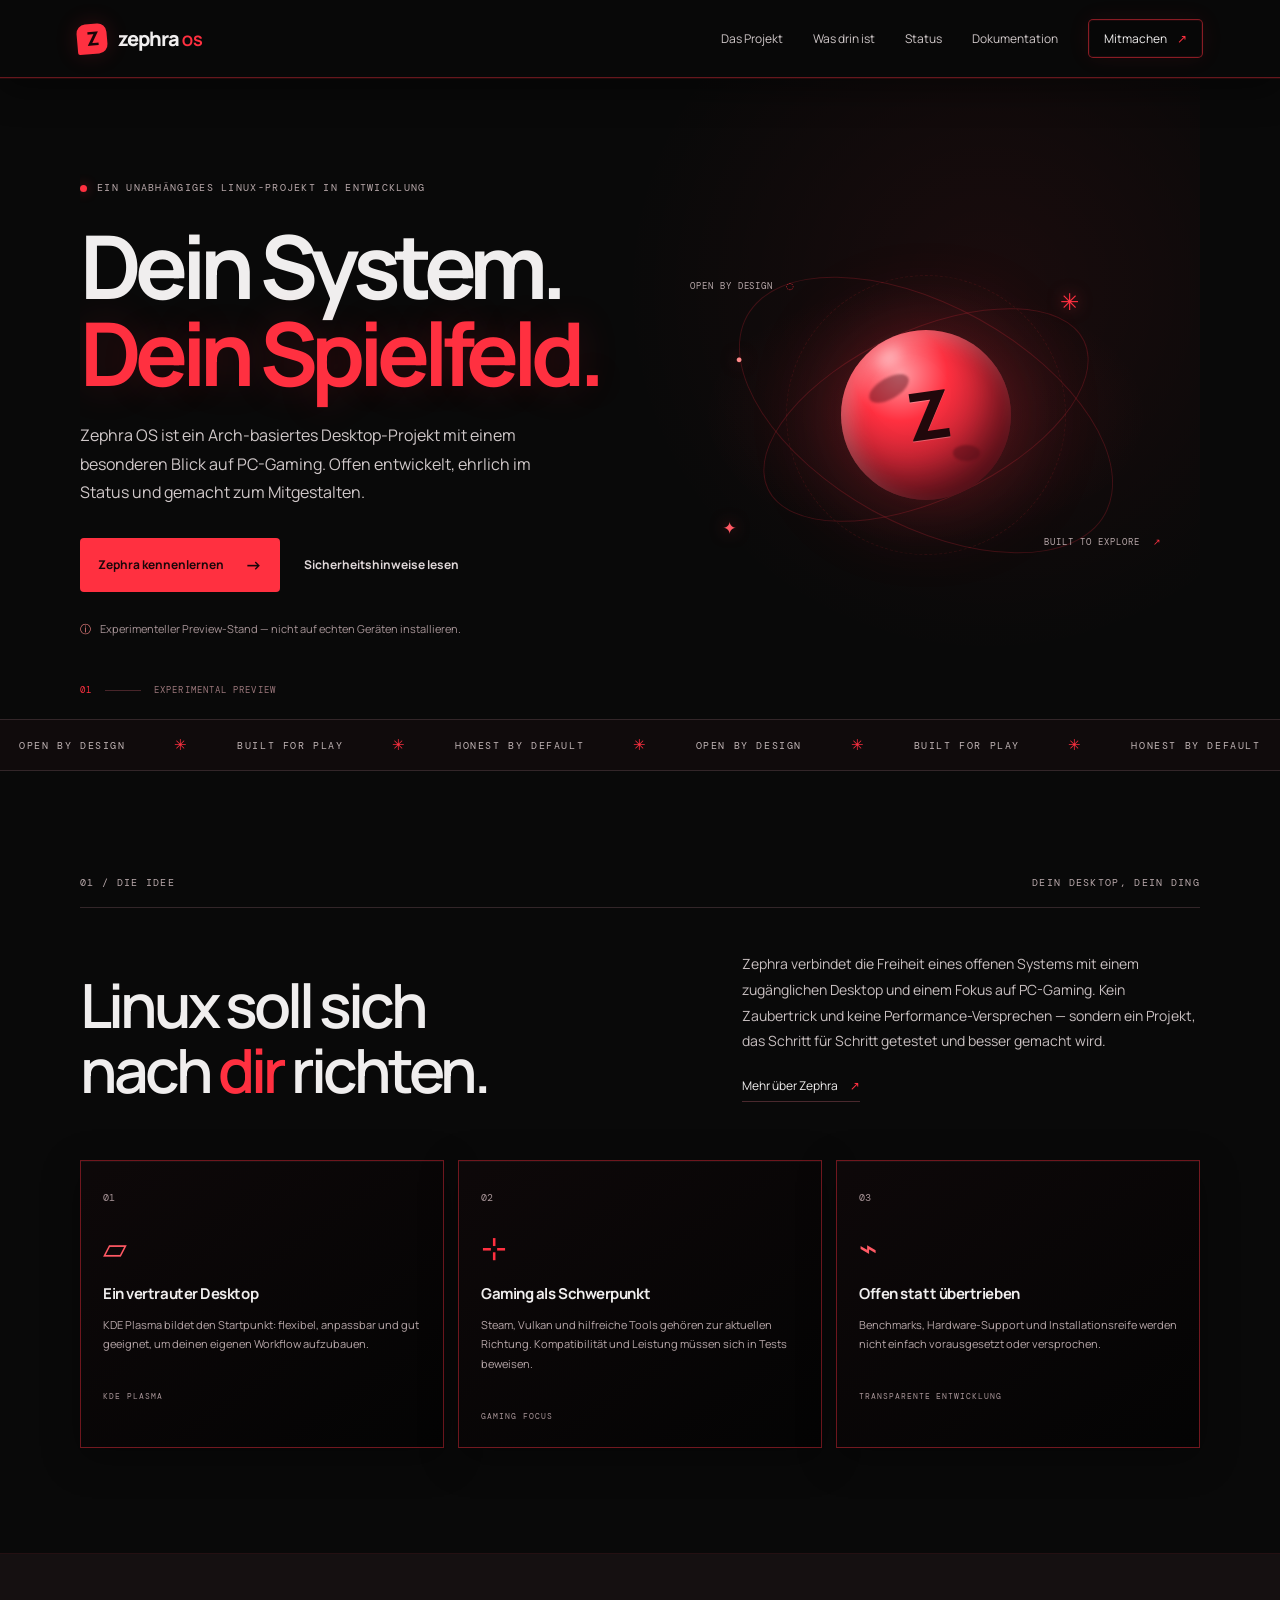
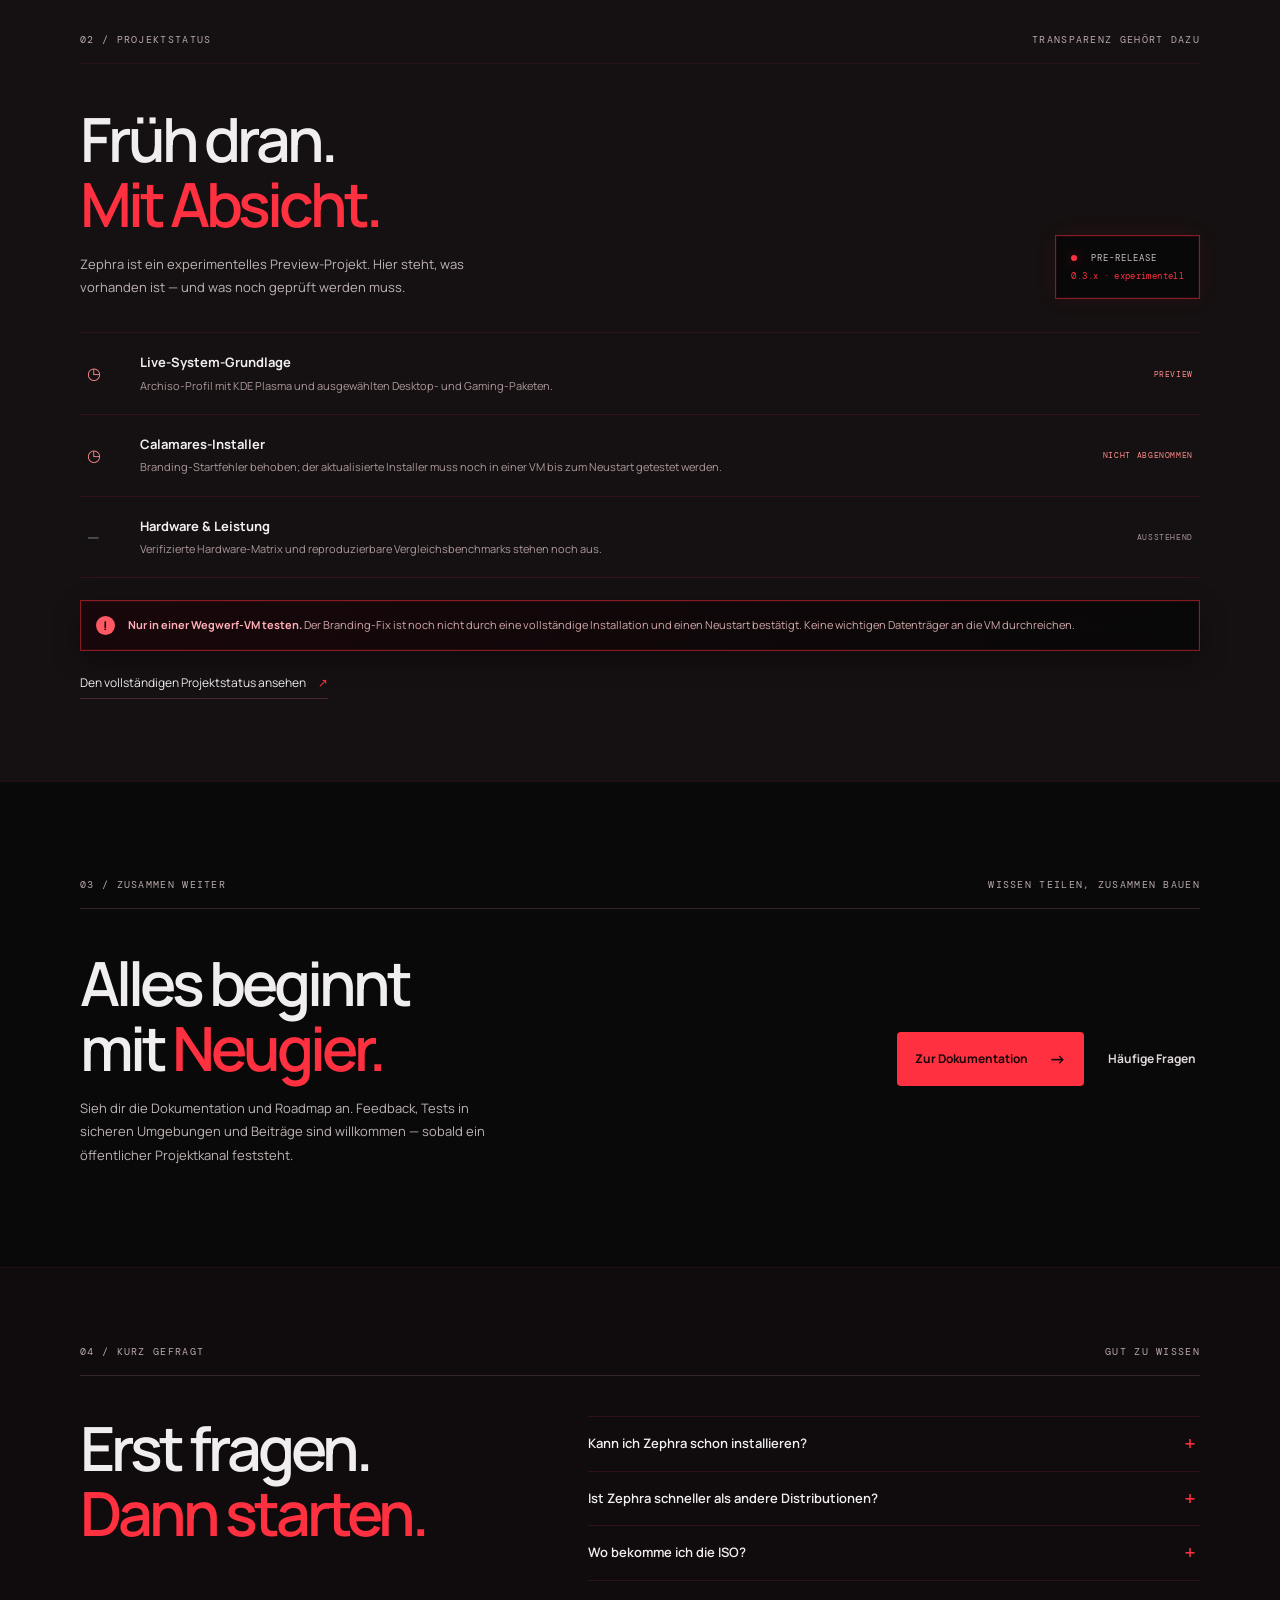
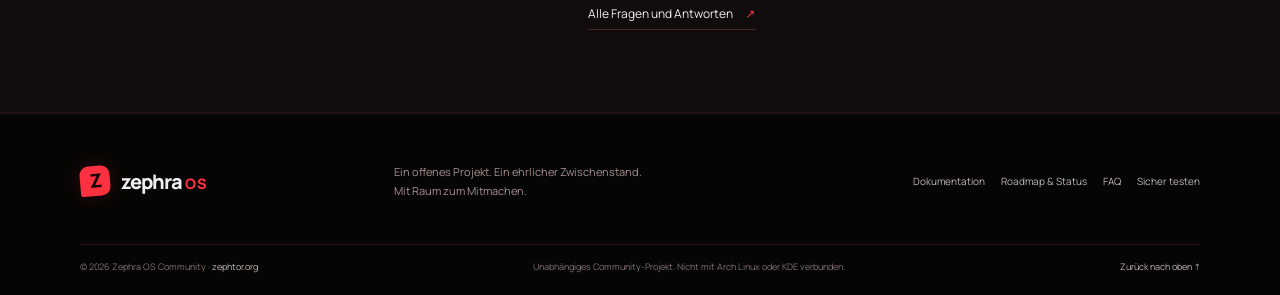
<file: website/index.html>
<!doctype html>
<html lang="de">
<head>
  <meta charset="utf-8" />
  <meta name="viewport" content="width=device-width, initial</head>-scale=1" />
  <meta name="theme-color" content="#090909" />
  <meta name="description" content="Zephra OS ist ein unabhängiges Arch-Linux-Projekt mit KDE Plasma und Gaming-Fokus. Entdecke den aktuellen Stand, die Dokumentation und sichere Testhinweise." />
  <meta property="og:type" content="website" />
  <meta property="og:title" content="Zephra OS — Dein System. Dein Spielfeld." />
  <meta property="og:description" content="Ein unabhängiges, offenes Linux-Projekt in Entwicklung. Ehrlicher Status, Gaming-Fokus und Raum zum Mitgestalten." />
  <meta property="og:url" content="https://zephtor.org/" />
  <meta name="color-scheme" content="dark" />
  <title>Zephra OS — Dein System. Dein Spielfeld.</title>
  <link rel="canonical" href="https://zephtor.org/" />
  <link rel="icon" href="assets/favicon.svg?v=5" type="image/svg+xml" />
  <link rel="preconnect" href="https://fonts.googleapis.com" />
  <link rel="preconnect" href="https://fonts.gstatic.com" crossorigin />
  <link href="https://fonts.googleapis.com/css2?family=DM+Mono:wght@400;500&family=Manrope:wght@400;500;600;700;800&display=swap" rel="stylesheet" />
  <link rel="stylesheet" href="styles.css" />
  <script src="script.js" defer></script>
</head>
<body>
  <a class="skip-link" href="#main">Zum Inhalt springen</a>
  <header class="site-header">
    <a class="brand" href="#top" aria-label="Zephra OS Startseite"><span class="brand-mark" aria-hidden="true">Z</span><span>zephra<span class="brand-os">OS</span></span></a>
    <button class="menu-toggle" type="button" aria-expanded="false" aria-controls="site-nav" aria-label="Menü öffnen"><span></span><span></span><span></span></button>
    <nav class="site-nav" id="site-nav" aria-label="Hauptnavigation">
      <a href="#vision">Das Projekt</a><a href="#features">Was drin ist</a><a href="#status">Status</a><a href="docs/">Dokumentation</a>
      <a class="nav-cta" href="#contribute">Mitmachen <span aria-hidden="true">↗</span></a>
    </nav>
  </header>

  <main id="main">
    <section class="hero section-wrap" id="top">
      <div class="hero-copy">
        <div class="eyebrow"><span class="live-dot"></span> Ein unabhängiges Linux-Projekt in Entwicklung</div>
        <h1>Dein System.<br /><span>Dein Spielfeld.</span></h1>
        <p class="hero-lead">Zephra OS ist ein Arch-basiertes Desktop-Projekt mit einem besonderen Blick auf PC-Gaming. Offen entwickelt, ehrlich im Status und gemacht zum Mitgestalten.</p>
        <div class="hero-actions"><a class="button button-primary" href="#vision">Zephra kennenlernen <span aria-hidden="true">→</span></a><a class="button button-quiet" href="docs/testing.html">Sicherheitshinweise lesen</a></div>
        <p class="hero-note"><span aria-hidden="true">ⓘ</span> Experimenteller Preview-Stand — nicht auf echten Geräten installieren.</p>
      </div>
      <div class="hero-art" aria-hidden="true"><div class="orbit orbit-one"></div><div class="orbit orbit-two"></div><div class="orbit orbit-three"></div><div class="planet"><div class="planet-core">Z</div><span class="planet-glint"></span></div><span class="star star-a">✳</span><span class="star star-b">✦</span><span class="star star-c">·</span><div class="art-label label-top">OPEN BY DESIGN <span>◌</span></div><div class="art-label label-bottom">BUILT TO EXPLORE <span>↗</span></div></div>
      <div class="hero-index"><span>01</span><span class="index-line"></span><span>EXPERIMENTAL PREVIEW</span></div>
    </section>

    <section class="ticker" aria-label="Projektprinzipien"><div class="ticker-track"><span>OPEN BY DESIGN</span><i>✳</i><span>BUILT FOR PLAY</span><i>✳</i><span>HONEST BY DEFAULT</span><i>✳</i><span>OPEN BY DESIGN</span><i>✳</i><span>BUILT FOR PLAY</span><i>✳</i><span>HONEST BY DEFAULT</span></div></section>

    <section class="section-wrap vision-section" id="vision">
      <div class="section-kicker"><span>01 / DIE IDEE</span><span>DEIN DESKTOP, DEIN DING</span></div>
      <div class="vision-grid"><h2>Linux soll sich<br />nach <em>dir</em> richten.</h2><div class="vision-copy"><p>Zephra verbindet die Freiheit eines offenen Systems mit einem zugänglichen Desktop und einem Fokus auf PC-Gaming. Kein Zaubertrick und keine Performance-Versprechen — sondern ein Projekt, das Schritt für Schritt getestet und besser gemacht wird.</p><a class="text-link" href="docs/about.html">Mehr über Zephra <span>↗</span></a></div></div>
      <div class="feature-grid" id="features">
        <article class="feature-card"><span class="feature-number">01</span><div class="feature-icon icon-window" aria-hidden="true">▱</div><h3>Ein vertrauter Desktop</h3><p>KDE Plasma bildet den Startpunkt: flexibel, anpassbar und gut geeignet, um deinen eigenen Workflow aufzubauen.</p><span class="card-tag">KDE PLASMA</span></article>
        <article class="feature-card"><span class="feature-number">02</span><div class="feature-icon icon-crosshair" aria-hidden="true">⊹</div><h3>Gaming als Schwerpunkt</h3><p>Steam, Vulkan und hilfreiche Tools gehören zur aktuellen Richtung. Kompatibilität und Leistung müssen sich in Tests beweisen.</p><span class="card-tag">GAMING FOCUS</span></article>
        <article class="feature-card"><span class="feature-number">03</span><div class="feature-icon icon-pulse" aria-hidden="true">⌁</div><h3>Offen statt übertrieben</h3><p>Benchmarks, Hardware-Support und Installationsreife werden nicht einfach vorausgesetzt oder versprochen.</p><span class="card-tag">TRANSPARENTE ENTWICKLUNG</span></article>
      </div>
    </section>

    <section class="status-section" id="status"><div class="section-wrap status-inner">
      <div class="section-kicker"><span>02 / PROJEKTSTATUS</span><span>TRANSPARENZ GEHÖRT DAZU</span></div>
      <div class="status-heading"><div><h2>Früh dran.<br /><em>Mit Absicht.</em></h2><p>Zephra ist ein experimentelles Preview-Projekt. Hier steht, was vorhanden ist — und was noch geprüft werden muss.</p></div><div class="status-badge"><span class="badge-dot"></span> PRE-RELEASE<br /><strong>0.3.x · experimentell</strong></div></div>
      <div class="status-list">
        <div class="status-row"><span class="status-symbol progress" aria-hidden="true">◷</span><div><h3>Live-System-Grundlage</h3><p>Archiso-Profil mit KDE Plasma und ausgewählten Desktop- und Gaming-Paketen.</p></div><span class="status-label status-warn">PREVIEW</span></div>
        <div class="status-row"><span class="status-symbol progress" aria-hidden="true">◷</span><div><h3>Calamares-Installer</h3><p>Branding-Startfehler behoben; der aktualisierte Installer muss noch in einer VM bis zum Neustart getestet werden.</p></div><span class="status-label status-warn">NICHT ABGENOMMEN</span></div>
        <div class="status-row"><span class="status-symbol todo" aria-hidden="true">—</span><div><h3>Hardware & Leistung</h3><p>Verifizierte Hardware-Matrix und reproduzierbare Vergleichsbenchmarks stehen noch aus.</p></div><span class="status-label status-muted">AUSSTEHEND</span></div>
      </div>
      <div class="safety-note"><span aria-hidden="true">!</span><p><strong>Nur in einer Wegwerf-VM testen.</strong> Der Branding-Fix ist noch nicht durch eine vollständige Installation und einen Neustart bestätigt. Keine wichtigen Datenträger an die VM durchreichen.</p></div>
      <a class="text-link status-link" href="docs/status.html">Den vollständigen Projektstatus ansehen <span>↗</span></a>
    </div></section>

    <section class="section-wrap docs-section" id="contribute"><div class="section-kicker"><span>03 / ZUSAMMEN WEITER</span><span>WISSEN TEILEN, ZUSAMMEN BAUEN</span></div><div class="docs-cta"><div><h2>Alles beginnt<br />mit <em>Neugier.</em></h2><p>Sieh dir die Dokumentation und Roadmap an. Feedback, Tests in sicheren Umgebungen und Beiträge sind willkommen — sobald ein öffentlicher Projektkanal feststeht.</p></div><div class="cta-actions"><a class="button button-primary" href="docs/">Zur Dokumentation <span aria-hidden="true">→</span></a><a class="button button-quiet" href="docs/faq.html">Häufige Fragen</a></div></div></section>

    <section class="faq-preview"><div class="section-wrap"><div class="section-kicker"><span>04 / KURZ GEFRAGT</span><span>GUT ZU WISSEN</span></div><div class="faq-preview-grid"><h2>Erst fragen.<br /><em>Dann starten.</em></h2><div><details><summary>Kann ich Zephra schon installieren?</summary><p>Der Installer ist experimentell und noch nicht durch einen vollständigen Wegwerf-VM-Test abgenommen. Eine Installation auf echter Hardware wird nicht empfohlen.</p></details><details><summary>Ist Zephra schneller als andere Distributionen?</summary><p>Dazu gibt es derzeit keine verifizierten Vergleichsbenchmarks. Wir veröffentlichen keine Performance-Versprechen ohne reproduzierbare Messungen.</p></details><details><summary>Wo bekomme ich die ISO?</summary><p>Ein offizieller, geprüfter Download ist derzeit nicht eingerichtet. Nutze keine zufälligen oder inoffiziellen Abbilder.</p></details><a class="text-link" href="docs/faq.html">Alle Fragen und Antworten <span>↗</span></a></div></div></div></section>
  </main>

  <footer class="site-footer"><div class="footer-main"><a class="brand" href="#top"><span class="brand-mark" aria-hidden="true">Z</span><span>zephra<span class="brand-os">OS</span></span></a><p>Ein offenes Projekt. Ein ehrlicher Zwischenstand.<br />Mit Raum zum Mitmachen.</p><div class="footer-links"><a href="docs/">Dokumentation</a><a href="docs/status.html">Roadmap & Status</a><a href="docs/faq.html">FAQ</a><a href="docs/testing.html">Sicher testen</a></div></div><div class="footer-bottom"><span>© <span id="year">2026</span> Zephra OS Community · <a href="https://zephtor.org/">zephtor.org</a></span><span>Unabhängiges Community-Projekt. Nicht mit Arch Linux oder KDE verbunden.</span><a href="#top">Zurück nach oben ↑</a></div></footer>
</body>
</html>
</file>
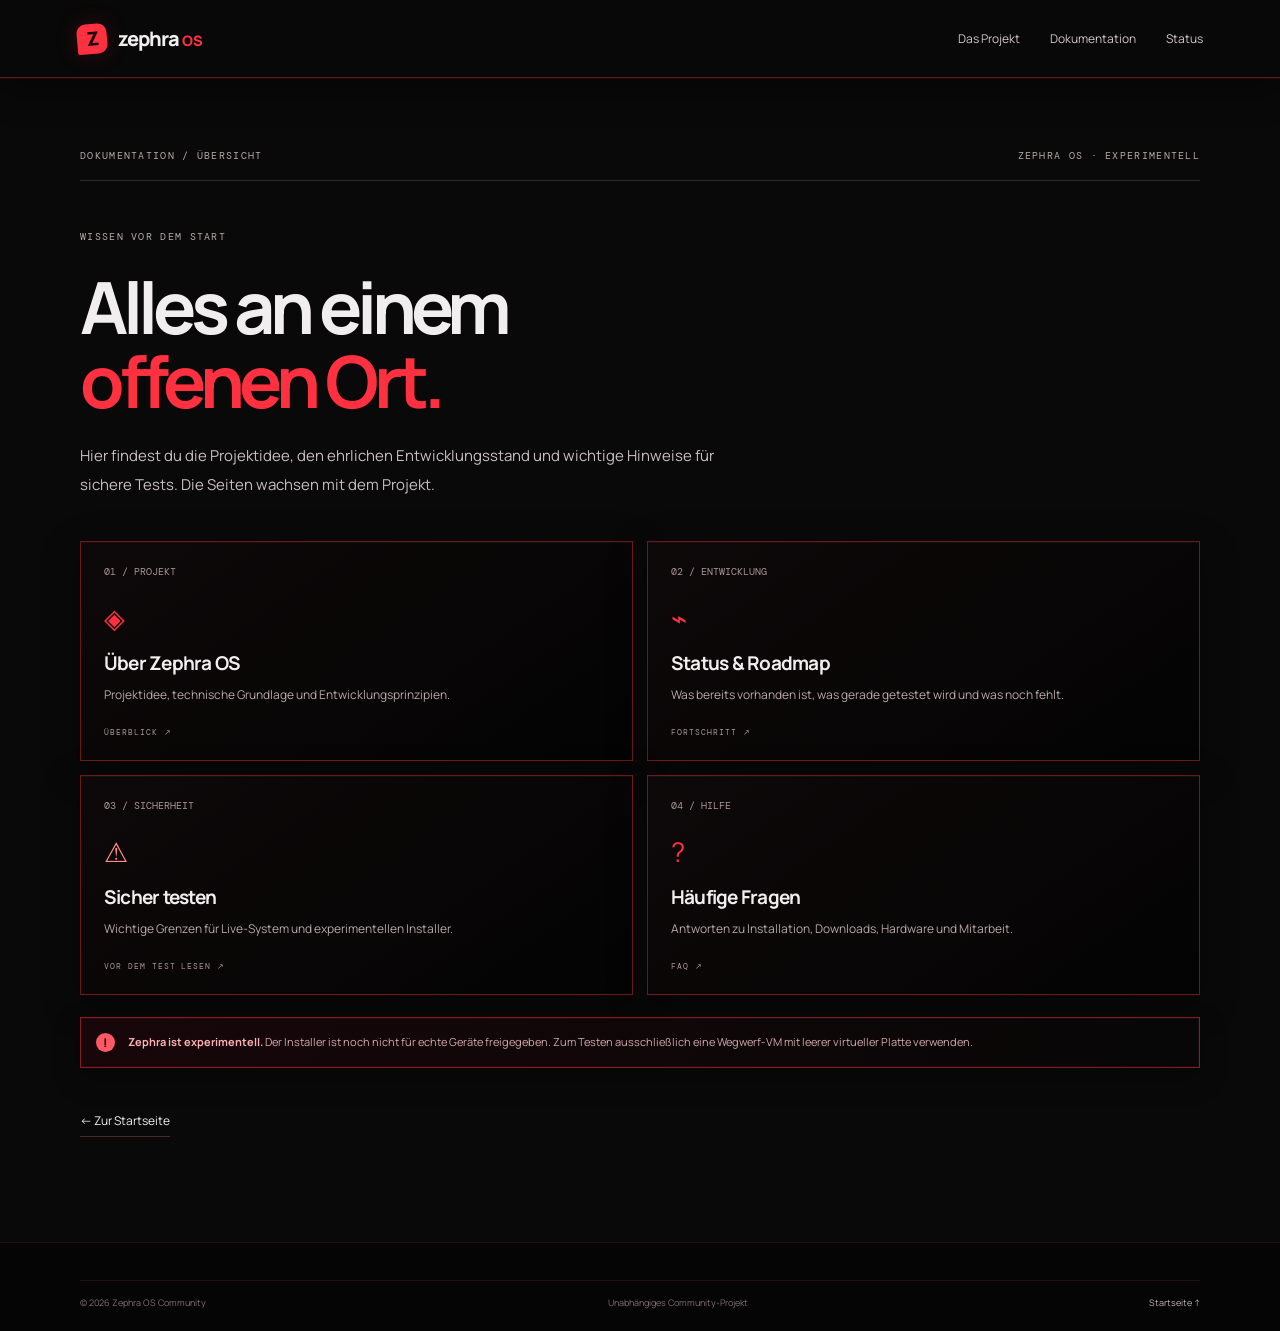
<file: website/docs/index.html>
<!doctype html>
<html lang="de"><head><meta charset="utf-8"/><meta name="viewport" content="width=device-width, initial-scale=1"/><meta name="description" content="Dokumentation, Projektstatus und sichere Testhinweise für Zephra OS."/><meta name="theme-color" content="#090909"/><title>Dokumentation — Zephra OS</title><link rel="canonical" href="https://zephtor.org/docs/"/><link rel="icon" href="../assets/favicon.svg?v=2" type="image/svg+xml"/><link rel="preconnect" href="https://fonts.googleapis.com"/><link rel="preconnect" href="https://fonts.gstatic.com" crossorigin/><link href="https://fonts.googleapis.com/css2?family=DM+Mono:wght@400;500&family=Manrope:wght@400;500;600;700;800&display=swap" rel="stylesheet"/><link rel="stylesheet" href="../styles.css"/><script src="../script.js" defer></script></head>
<body><a class="skip-link" href="#main">Zum Inhalt springen</a><header class="site-header"><a class="brand" href="../"><span class="brand-mark" aria-hidden="true">Z</span><span>zephra<span class="brand-os">OS</span></span></a><button class="menu-toggle" type="button" aria-expanded="false" aria-controls="site-nav" aria-label="Menü öffnen"><span></span><span></span><span></span></button><nav class="site-nav" id="site-nav" aria-label="Hauptnavigation"><a href="../#vision">Das Projekt</a><a href="./">Dokumentation</a><a href="../#status">Status</a></nav></header>
<main class="section-wrap doc-page" id="main"><div class="section-kicker"><span>DOKUMENTATION / ÜBERSICHT</span><span>ZEPhRA OS · EXPERIMENTELL</span></div><div class="doc-intro"><p class="eyebrow">WISSEN VOR DEM START</p><h1>Alles an einem<br/><span class="accent-text">offenen Ort.</span></h1><p class="doc-lead">Hier findest du die Projektidee, den ehrlichen Entwicklungsstand und wichtige Hinweise für sichere Tests. Die Seiten wachsen mit dem Projekt.</p></div><div class="doc-card-grid"><a class="doc-card" href="about.html"><span class="feature-number">01 / PROJEKT</span><span class="doc-card-icon">◈</span><h2>Über Zephra OS</h2><p>Projektidee, technische Grundlage und Entwicklungsprinzipien.</p><span class="card-tag">ÜBERBLICK ↗</span></a><a class="doc-card" href="status.html"><span class="feature-number">02 / ENTWICKLUNG</span><span class="doc-card-icon">⌁</span><h2>Status & Roadmap</h2><p>Was bereits vorhanden ist, was gerade getestet wird und was noch fehlt.</p><span class="card-tag">FORTSCHRITT ↗</span></a><a class="doc-card doc-card-warning" href="testing.html"><span class="feature-number">03 / SICHERHEIT</span><span class="doc-card-icon">⚠</span><h2>Sicher testen</h2><p>Wichtige Grenzen für Live-System und experimentellen Installer.</p><span class="card-tag">VOR DEM TEST LESEN ↗</span></a><a class="doc-card" href="faq.html"><span class="feature-number">04 / HILFE</span><span class="doc-card-icon">?</span><h2>Häufige Fragen</h2><p>Antworten zu Installation, Downloads, Hardware und Mitarbeit.</p><span class="card-tag">FAQ ↗</span></a></div><div class="safety-note"><span aria-hidden="true">!</span><p><strong>Zephra ist experimentell.</strong> Der Installer ist noch nicht für echte Geräte freigegeben. Zum Testen ausschließlich eine Wegwerf-VM mit leerer virtueller Platte verwenden.</p></div><p class="doc-back"><a class="text-link" href="../">← Zur Startseite</a></p></main><footer class="site-footer"><div class="footer-bottom"><span>© <span id="year">
2026</span> Zephra OS Community</span><span>Unabhängiges Community-Projekt</span><a href="../">Startseite ↑</a></div></footer></body></html>
</file>
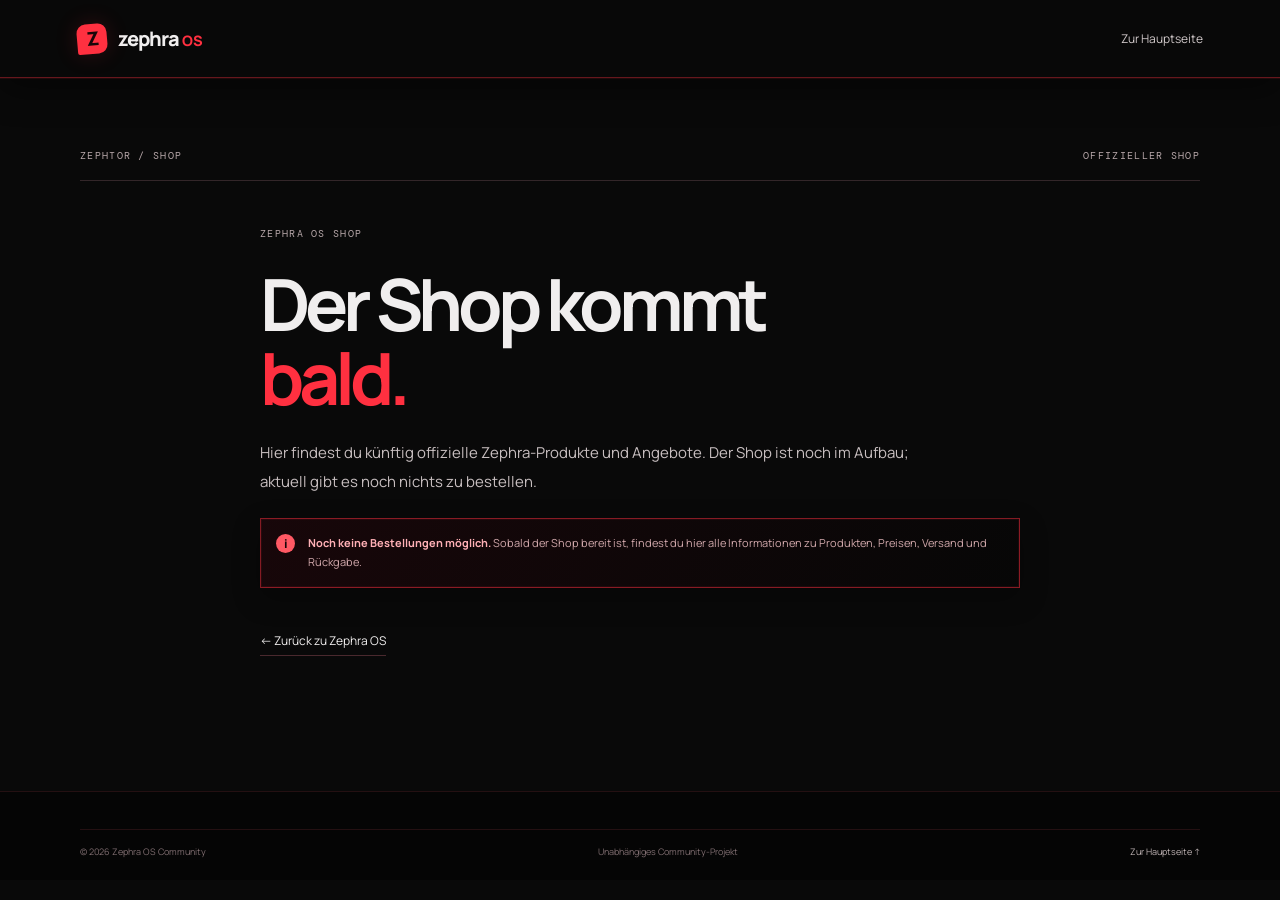
<file: website/shop/index.html>
<!doctype html>
<html lang="de">
<head>
  <meta charset="utf-8" />
  <meta name="viewport" content="width=device-width, initial-scale=1" />
  <meta name="theme-color" content="#090909" />
  <meta name="description" content="Der Zephra OS Shop — Neuigkeiten zu offiziellen Produkten und Angeboten." />
  <meta name="robots" content="noindex, nofollow" />
  <title>Shop — Zephra OS</title>
  <link rel="icon" href="../assets/favicon.svg?v=5" type="image/svg+xml" />
  <link rel="preconnect" href="https://fonts.googleapis.com" />
  <link rel="preconnect" href="https://fonts.gstatic.com" crossorigin />
  <link href="https://fonts.googleapis.com/css2?family=DM+Mono:wght@400;500&family=Manrope:wght@400;500;600;700;800&display=swap" rel="stylesheet" />
  <link rel="stylesheet" href="../styles.css" />
</head>
<body>
  <a class="skip-link" href="#main">Zum Inhalt springen</a>
  <header class="site-header">
    <a class="brand" href="/" aria-label="Zephra OS Startseite"><span class="brand-mark" aria-hidden="true">Z</span><span>zephra<span class="brand-os">OS</span></span></a>
    <nav class="site-nav" aria-label="Hauptnavigation"><a href="/">Zur Hauptseite</a></nav>
  </header>
  <main class="section-wrap doc-page" id="main">
    <div class="section-kicker"><span>ZEPHTOR / SHOP</span><span>OFFIZIELLER SHOP</span></div>
    <article class="doc-article">
      <p class="eyebrow">ZEPhRA OS SHOP</p>
      <h1>Der Shop kommt<br /><span class="accent-text">bald.</span></h1>
      <p class="doc-lead">Hier findest du künftig offizielle Zephra-Produkte und Angebote. Der Shop ist noch im Aufbau; aktuell gibt es noch nichts zu bestellen.</p>
      <div class="safety-note"><span aria-hidden="true">i</span><p><strong>Noch keine Bestellungen möglich.</strong> Sobald der Shop bereit ist, findest du hier alle Informationen zu Produkten, Preisen, Versand und Rückgabe.</p></div>
      <p class="doc-back"><a class="text-link" href="/">← Zurück zu Zephra OS</a></p>
    </article>
  </main>
  <footer class="site-footer"><div class="footer-bottom"><span>© <span id="year">2026</span> Zephra OS Community</span><span>Unabhängiges Community-Projekt</span><a href="/">Zur Hauptseite ↑</a></div></footer>
  <script>document.getElementById('year').textContent = new Date().getFullYear();</script>
</body>
</html>
</file>
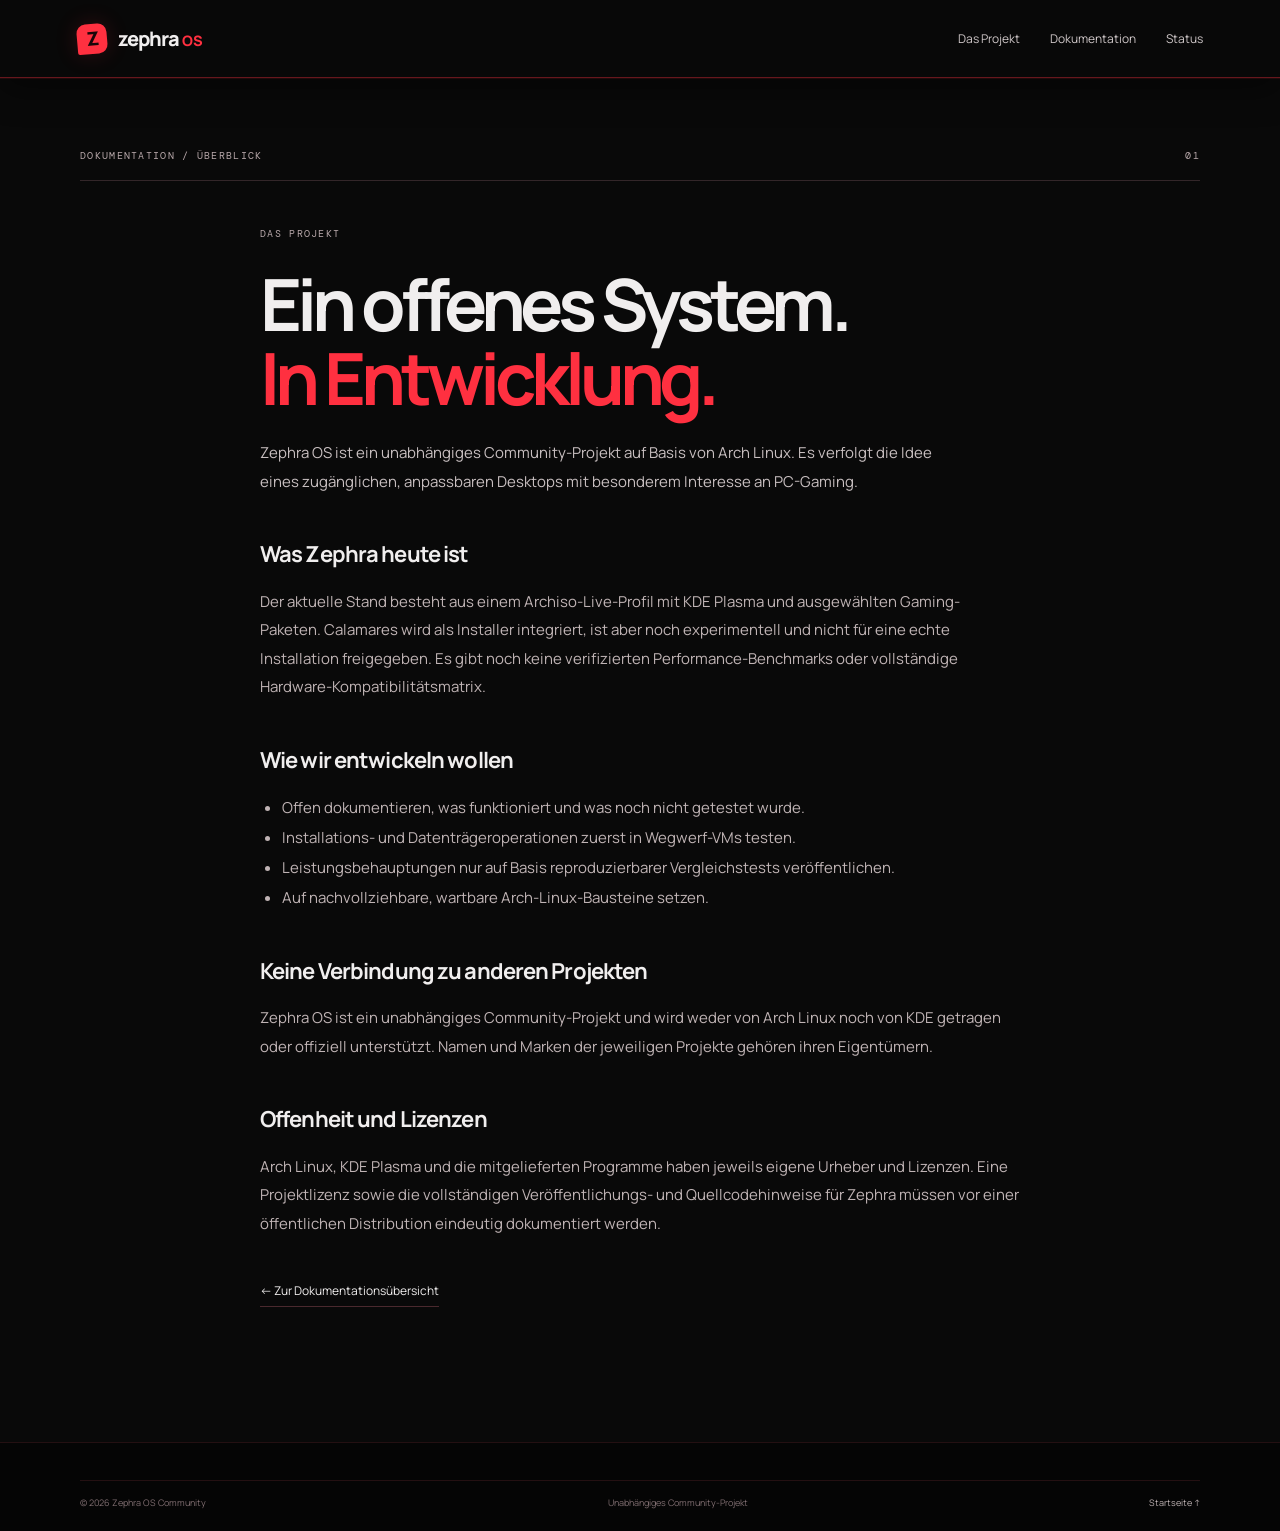
<file: website/docs/about.html>
<!doctype html>
<html lang="de"><head><meta charset="utf-8"/><meta name="viewport" content="width=device-width, initial-scale=1"/><meta name="description" content="Was Zephra OS ist und wie das unabhängige Linux-Projekt entwickelt wird."/><meta name="theme-color" content="#090909"/><title>Über Zephra OS — Dokumentation</title><link rel="canonical" href="https://zephtor.org/docs/about.html"/><link rel="icon" href="../assets/favicon.svg?v=2" type="image/svg+xml"/><link rel="preconnect" href="https://fonts.googleapis.com"/><link rel="preconnect" href="https://fonts.gstatic.com" crossorigin/><link href="https://fonts.googleapis.com/css2?family=DM+Mono:wght@400;500&family=Manrope:wght@400;500;600;700;800&display=swap" rel="stylesheet"/><link rel="stylesheet" href="../styles.css"/><script src="../script.js" defer></script></head>
<body><a class="skip-link" href="#main">Zum Inhalt springen</a><header class="site-header"><a class="brand" href="../"><span class="brand-mark" aria-hidden="true">Z</span><span>zephra<span class="brand-os">OS</span></span></a><button class="menu-toggle" type="button" aria-expanded="false" aria-controls="site-nav" aria-label="Menü öffnen"><span></span><span></span><span></span></button><nav class="site-nav" id="site-nav" aria-label="Hauptnavigation"><a href="../#vision">Das Projekt</a><a href="./">Dokumentation</a><a href="../#status">Status</a></nav></header>
<main class="section-wrap doc-page" id="main"><div class="section-kicker"><span>DOKUMENTATION / ÜBERBLICK</span><span>01</span></div><article class="doc-article"><p class="eyebrow">DAS PROJEKT</p><h1>Ein offenes System.<br/><span class="accent-text">In Entwicklung.</span></h1><p class="doc-lead">Zephra OS ist ein unabhängiges Community-Projekt auf Basis von Arch Linux. Es verfolgt die Idee eines zugänglichen, anpassbaren Desktops mit besonderem Interesse an PC-Gaming.</p><h2>Was Zephra heute ist</h2><p>Der aktuelle Stand besteht aus einem Archiso-Live-Profil mit KDE Plasma und ausgewählten Gaming-Paketen. Calamares wird als Installer integriert, ist aber noch experimentell und nicht für eine echte Installation freigegeben. Es gibt noch keine verifizierten Performance-Benchmarks oder vollständige Hardware-Kompatibilitätsmatrix.</p><h2>Wie wir entwickeln wollen</h2><ul><li>Offen dokumentieren, was funktioniert und was noch nicht getestet wurde.</li><li>Installations- und Datenträgeroperationen zuerst in Wegwerf-VMs testen.</li><li>Leistungsbehauptungen nur auf Basis reproduzierbarer Vergleichstests veröffentlichen.</li><li>Auf nachvollziehbare, wartbare Arch-Linux-Bausteine setzen.</li></ul><h2>Keine Verbindung zu anderen Projekten</h2><p>Zephra OS ist ein unabhängiges Community-Projekt und wird weder von Arch Linux noch von KDE getragen oder offiziell unterstützt. Namen und Marken der jeweiligen Projekte gehören ihren Eigentümern.</p><h2>Offenheit und Lizenzen</h2><p>Arch Linux, KDE Plasma und die mitgelieferten Programme haben jeweils eigene Urheber und Lizenzen. Eine Projektlizenz sowie die vollständigen Veröffentlichungs- und Quellcodehinweise für Zephra müssen vor einer öffentlichen Distribution eindeutig dokumentiert werden.</p><p class="doc-back"><a class="text-link" href="./">← Zur Dokumentationsübersicht</a></p></article></main><footer class="site-footer"><div class="footer-bottom"><span>© <span id="year">2026</span> Zephra OS Community</span><span>Unabhängiges Community-Projekt</span><a href="../">Startseite ↑</a></div></footer></body></html>
</file>
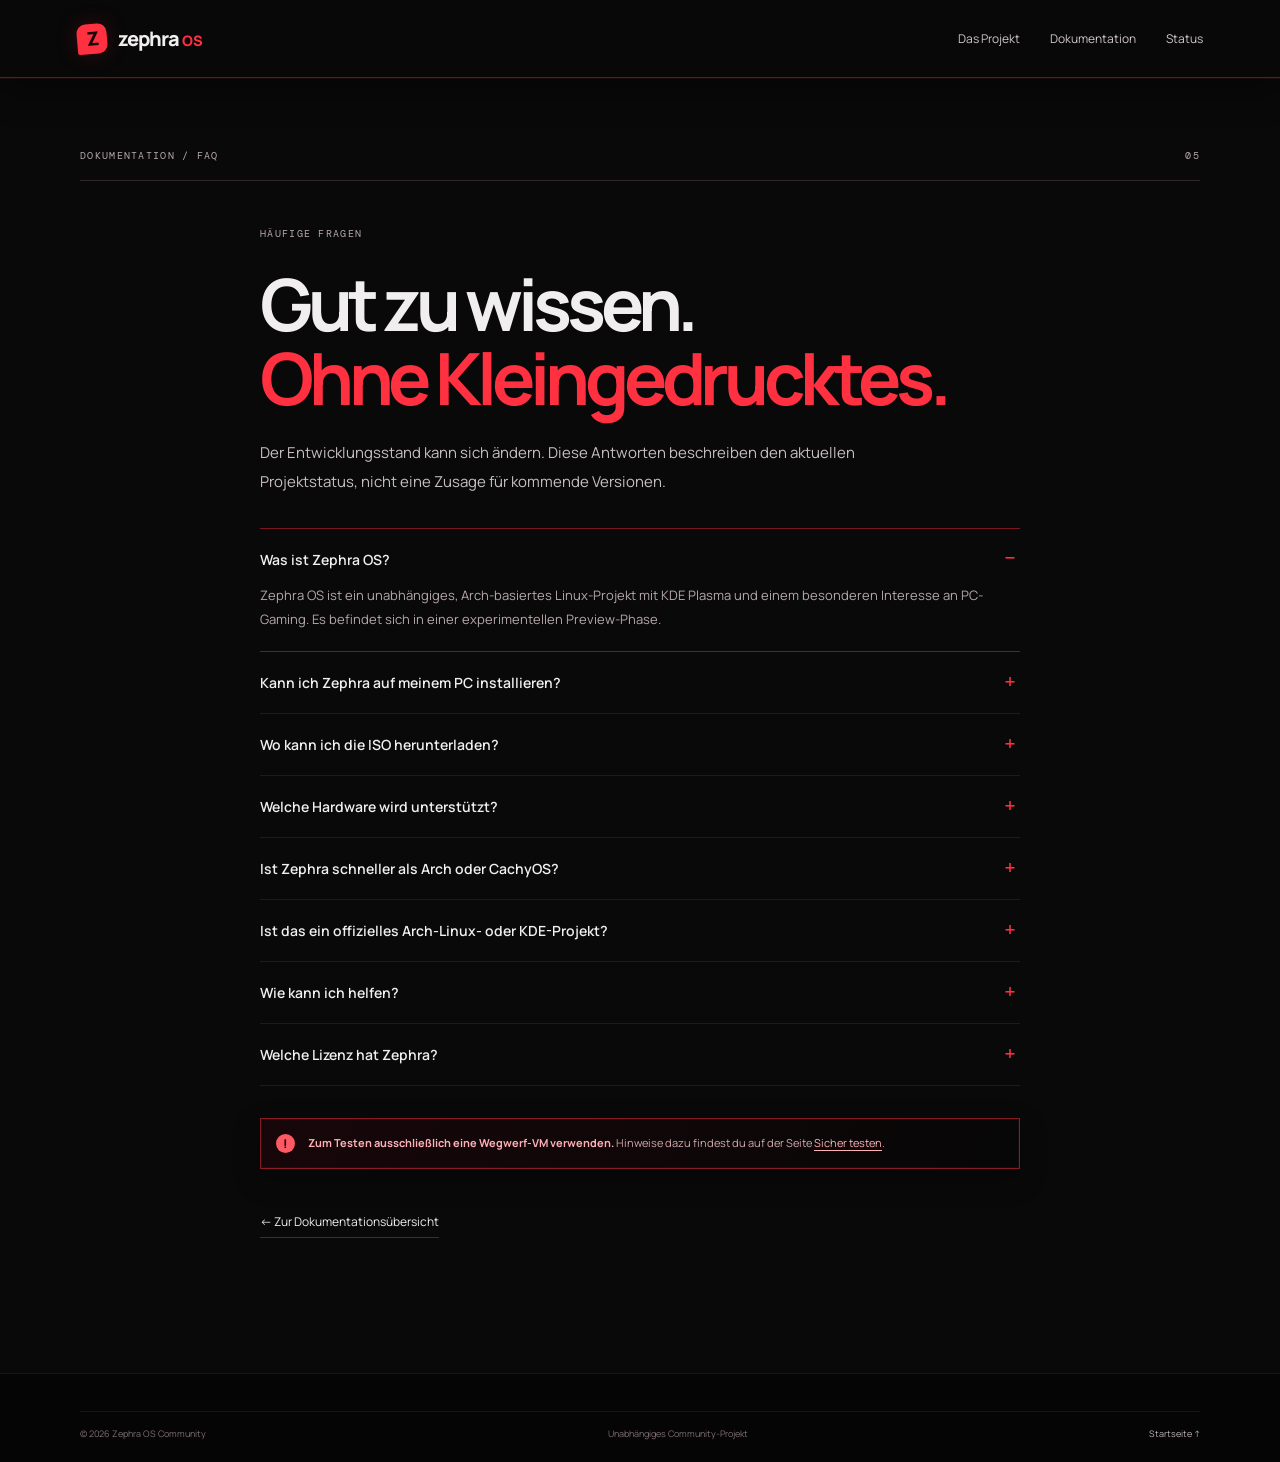
<file: website/docs/faq.html>
<!doctype html>
<html lang="de"><head><meta charset="utf-8"/><meta name="viewport" content="width=device-width, initial-scale=1"/><meta name="description" content="Antworten auf häufige Fragen zu Zephra OS, Downloads, Installation und Gaming."/><meta name="theme-color" content="#090909"/><title>FAQ — Zephra OS</title><link rel="canonical" href="https://zephtor.org/docs/faq.html"/><link rel="icon" href="../assets/favicon.svg?v=2" type="image/svg+xml"/><link rel="preconnect" href="https://fonts.googleapis.com"/><link rel="preconnect" href="https://fonts.gstatic.com" crossorigin/><link href="https://fonts.googleapis.com/css2?family=DM+Mono:wght@400;500&family=Manrope:wght@400;500;600;700;800&display=swap" rel="stylesheet"/><link rel="stylesheet" href="../styles.css"/><script src="../script.js" defer></script></head>
<body><a class="skip-link" href="#main">Zum Inhalt springen</a><header class="site-header"><a class="brand" href="../"><span class="brand-mark" aria-hidden="true">Z</span><span>zephra<span class="brand-os">OS</span></span></a><button class="menu-toggle" type="button" aria-expanded="false" aria-controls="site-nav" aria-label="Menü öffnen"><span></span><span></span><span></span></button><nav class="site-nav" id="site-nav" aria-label="Hauptnavigation"><a href="../#vision">Das Projekt</a><a href="./">Dokumentation</a><a href="../#status">Status</a></nav></header>
<main class="section-wrap doc-page" id="main"><div class="section-kicker"><span>DOKUMENTATION / FAQ</span><span>05</span></div><article class="doc-article"><p class="eyebrow">HÄUFIGE FRAGEN</p><h1>Gut zu wissen.<br/><span class="accent-text">Ohne Kleingedrucktes.</span></h1><p class="doc-lead">Der Entwicklungsstand kann sich ändern. Diese Antworten beschreiben den aktuellen Projektstatus, nicht eine Zusage für kommende Versionen.</p>
<section class="faq-list"><details open><summary>Was ist Zephra OS?</summary><p>Zephra OS ist ein unabhängiges, Arch-basiertes Linux-Projekt mit KDE Plasma und einem besonderen Interesse an PC-Gaming. Es befindet sich in einer experimentellen Preview-Phase.</p></details><details><summary>Kann ich Zephra auf meinem PC installieren?</summary><p>Der Installer ist noch nicht vollständig in einer Wegwerf-VM abgenommen. Installiere den aktuellen Stand nicht auf echter Hardware und verwende keine Datenträger mit wichtigen Daten.</p></details><details><summary>Wo kann ich die ISO herunterladen?</summary><p>Ein offizieller, geprüfter öffentlicher Download ist derzeit nicht eingerichtet. Sobald es einen gibt, sollten ISO, Prüfsumme und Verifikationshinweise gemeinsam veröffentlicht werden.</p></details><details><summary>Welche Hardware wird unterstützt?</summary><p>Es gibt noch keine vollständige oder verifizierte Hardware-Support-Matrix. Insbesondere Grafiktreiber, WLAN, Energiesparfunktionen und verschiedene Firmware-Konfigurationen brauchen gezielte Tests.</p></details><details><summary>Ist Zephra schneller als Arch oder CachyOS?</summary><p>Das ist derzeit nicht belegt. Es gibt keine veröffentlichten, reproduzierbaren Vergleichsbenchmarks. Das Projekt macht daher keine Leistungsparitäts- oder FPS-Versprechen.</p></details><details><summary>Ist das ein offizielles Arch-Linux- oder KDE-Projekt?</summary><p>Nein. Zephra OS ist ein unabhängiges Community-Projekt und wird weder von Arch Linux noch von KDE getragen oder offiziell unterstützt.</p></details><details><summary>Wie kann ich helfen?</summary><p>Der sinnvollste Beitrag hängt vom aktuellen Stand ab: Fehlerberichte, Dokumentation und Tests in einer entbehrlichen VM helfen. Für externe Beiträge und Support wird ein öffentlicher Projektkanal benötigt; ein Repository-Link wird ergänzt, sobald dessen Ziel bestätigt ist.</p></details><details><summary>Welche Lizenz hat Zephra?</summary><p>Die Lizenz des Gesamtprojekts ist hier noch nicht festgelegt. Einzelne enthaltene Programme und Komponenten behalten ihre jeweiligen Lizenzen und Urheberrechte.</p></details></section><div class="safety-note"><span aria-hidden="true">!</span><p><strong>Zum Testen ausschließlich eine Wegwerf-VM verwenden.</strong> Hinweise dazu findest du auf der Seite <a href="testing.html">Sicher testen</a>.</p></div><p class="doc-back"><a class="text-link" href="./">← Zur Dokumentationsübersicht</a></p></article></main><footer class="site-footer"><div class="footer-bottom"><span>© <span id="year">2026</span> Zephra OS Community</span><span>Unabhängiges Community-Projekt</span><a href="../">Startseite ↑</a></div></footer></body></html>
</file>
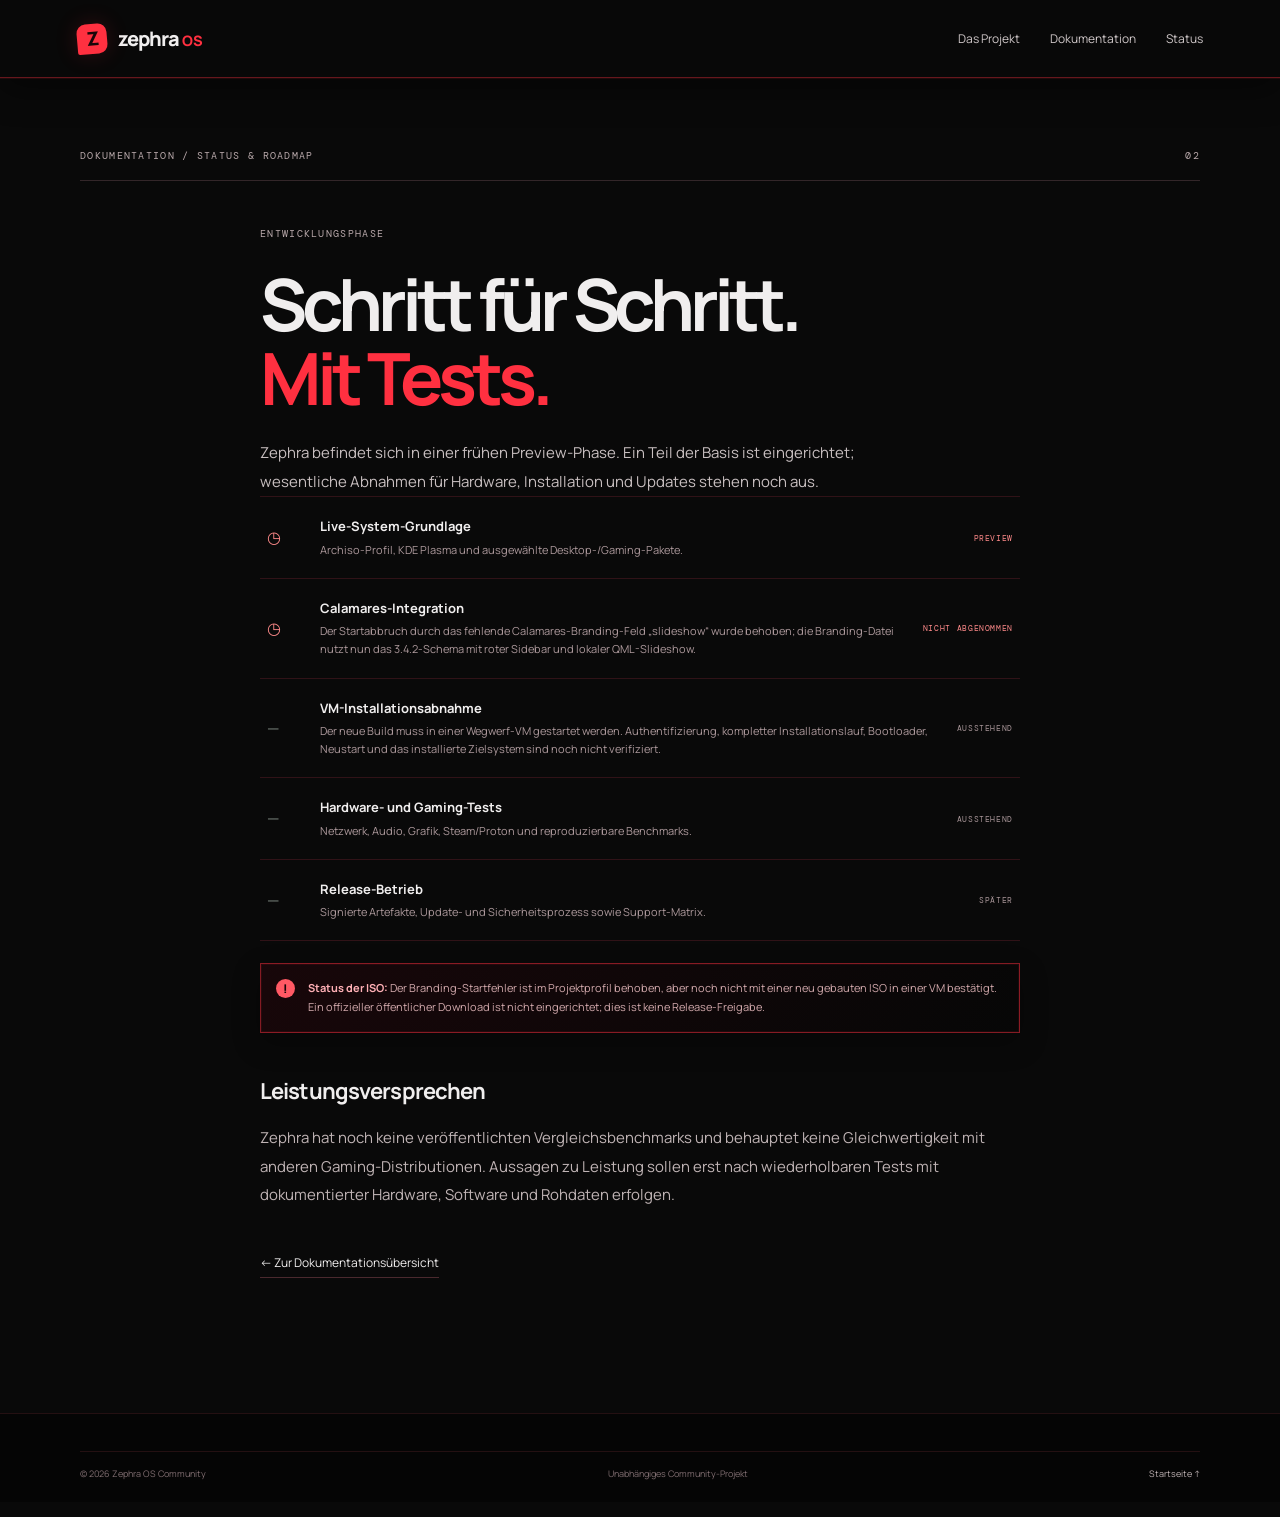
<file: website/docs/status.html>
<!doctype html>
<html lang="de"><head><meta charset="utf-8"/><meta name="viewport" content="width=device-width, initial-scale=1"/><meta name="description" content="Entwicklungsstand und Roadmap von Zephra OS — transparent und ohne Release-Versprechen."/><meta name="theme-color" content="#090909"/><title>Status &amp; Roadmap — Zephra OS</title><link rel="canonical" href="https://zephtor.org/docs/status.html"/><link rel="icon" href="../assets/favicon.svg?v=2" type="image/svg+xml"/><link rel="preconnect" href="https://fonts.googleapis.com"/><link rel="preconnect" href="https://fonts.gstatic.com" crossorigin/><link href="https://fonts.googleapis.com/css2?family=DM+Mono:wght@400;500&family=Manrope:wght@400;500;600;700;800&display=swap" rel="stylesheet"/><link rel="stylesheet" href="../styles.css"/><script src="../script.js" defer></script></head>
<body><a class="skip-link" href="#main">Zum Inhalt springen</a><header class="site-header"><a class="brand" href="../"><span class="brand-mark" aria-hidden="true">Z</span><span>zephra<span class="brand-os">OS</span></span></a><button class="menu-toggle" type="button" aria-expanded="false" aria-controls="site-nav" aria-label="Menü öffnen"><span></span><span></span><span></span></button><nav class="site-nav" id="site-nav" aria-label="Hauptnavigation"><a href="../#vision">Das Projekt</a><a href="./">Dokumentation</a><a href="../#status">Status</a></nav></header>
<main class="section-wrap doc-page" id="main"><div class="section-kicker"><span>DOKUMENTATION / STATUS &amp; ROADMAP</span><span>02</span></div><article class="doc-article"><p class="eyebrow">ENTWICKLUNGSPHASE</p><h1>Schritt für Schritt.<br/><span class="accent-text">Mit Tests.</span></h1><p class="doc-lead">Zephra befindet sich in einer frühen Preview-Phase. Ein Teil der Basis ist eingerichtet; wesentliche Abnahmen für Hardware, Installation und Updates stehen noch aus.</p><div class="status-list doc-status-list"><div class="status-row"><span class="status-symbol progress" aria-hidden="true">◷</span><div><h3>Live-System-Grundlage</h3><p>Archiso-Profil, KDE Plasma und ausgewählte Desktop-/Gaming-Pakete.</p></div><span class="status-label status-warn">PREVIEW</span></div><div class="status-row"><span class="status-symbol progress" aria-hidden="true">◷</span><div><h3>Calamares-Integration</h3><p>Der Startabbruch durch das fehlende Calamares-Branding-Feld „slideshow“ wurde behoben; die Branding-Datei nutzt nun das 3.4.2-Schema mit roter Sidebar und lokaler QML-Slideshow.</p></div><span class="status-label status-warn">NICHT ABGENOMMEN</span></div><div class="status-row"><span class="status-symbol todo" aria-hidden="true">—</span><div><h3>VM-Installationsabnahme</h3><p>Der neue Build muss in einer Wegwerf-VM gestartet werden. Authentifizierung, kompletter Installationslauf, Bootloader, Neustart und das installierte Zielsystem sind noch nicht verifiziert.</p></div><span class="status-label status-muted">AUSSTEHEND</span></div><div class="status-row"><span class="status-symbol todo" aria-hidden="true">—</span><div><h3>Hardware- und Gaming-Tests</h3><p>Netzwerk, Audio, Grafik, Steam/Proton und reproduzierbare Benchmarks.</p></div><span class="status-label status-muted">AUSSTEHEND</span></div><div class="status-row"><span class="status-symbol todo" aria-hidden="true">—</span><div><h3>Release-Betrieb</h3><p>Signierte Artefakte, Update- und Sicherheitsprozess sowie Support-Matrix.</p></div><span class="status-label status-muted">SPÄTER</span></div></div><div class="safety-note"><span aria-hidden="true">!</span><p><strong>Status der ISO:</strong> Der Branding-Startfehler ist im Projektprofil behoben, aber noch nicht mit einer neu gebauten ISO in einer VM bestätigt. Ein offizieller öffentlicher Download ist nicht eingerichtet; dies ist keine Release-Freigabe.</p></div><h2>Leistungsversprechen</h2><p>Zephra hat noch keine veröffentlichten Vergleichsbenchmarks und behauptet keine Gleichwertigkeit mit anderen Gaming-Distributionen. Aussagen zu Leistung sollen erst nach wiederholbaren Tests mit dokumentierter Hardware, Software und Rohdaten erfolgen.</p><p class="doc-back"><a class="text-link" href="./">← Zur Dokumentationsübersicht</a></p></article></main><footer class="site-footer"><div class="footer-bottom"><span>© <span id="year">2026</span> Zephra OS Community</span><span>Unabhängiges Community-Projekt</span><a href="../">Startseite ↑</a></div></footer></body></html>
</span></span></h1></h3></p></h3></p></h3></p></h3></p></h3></p></h2></p></span></span>
</file>
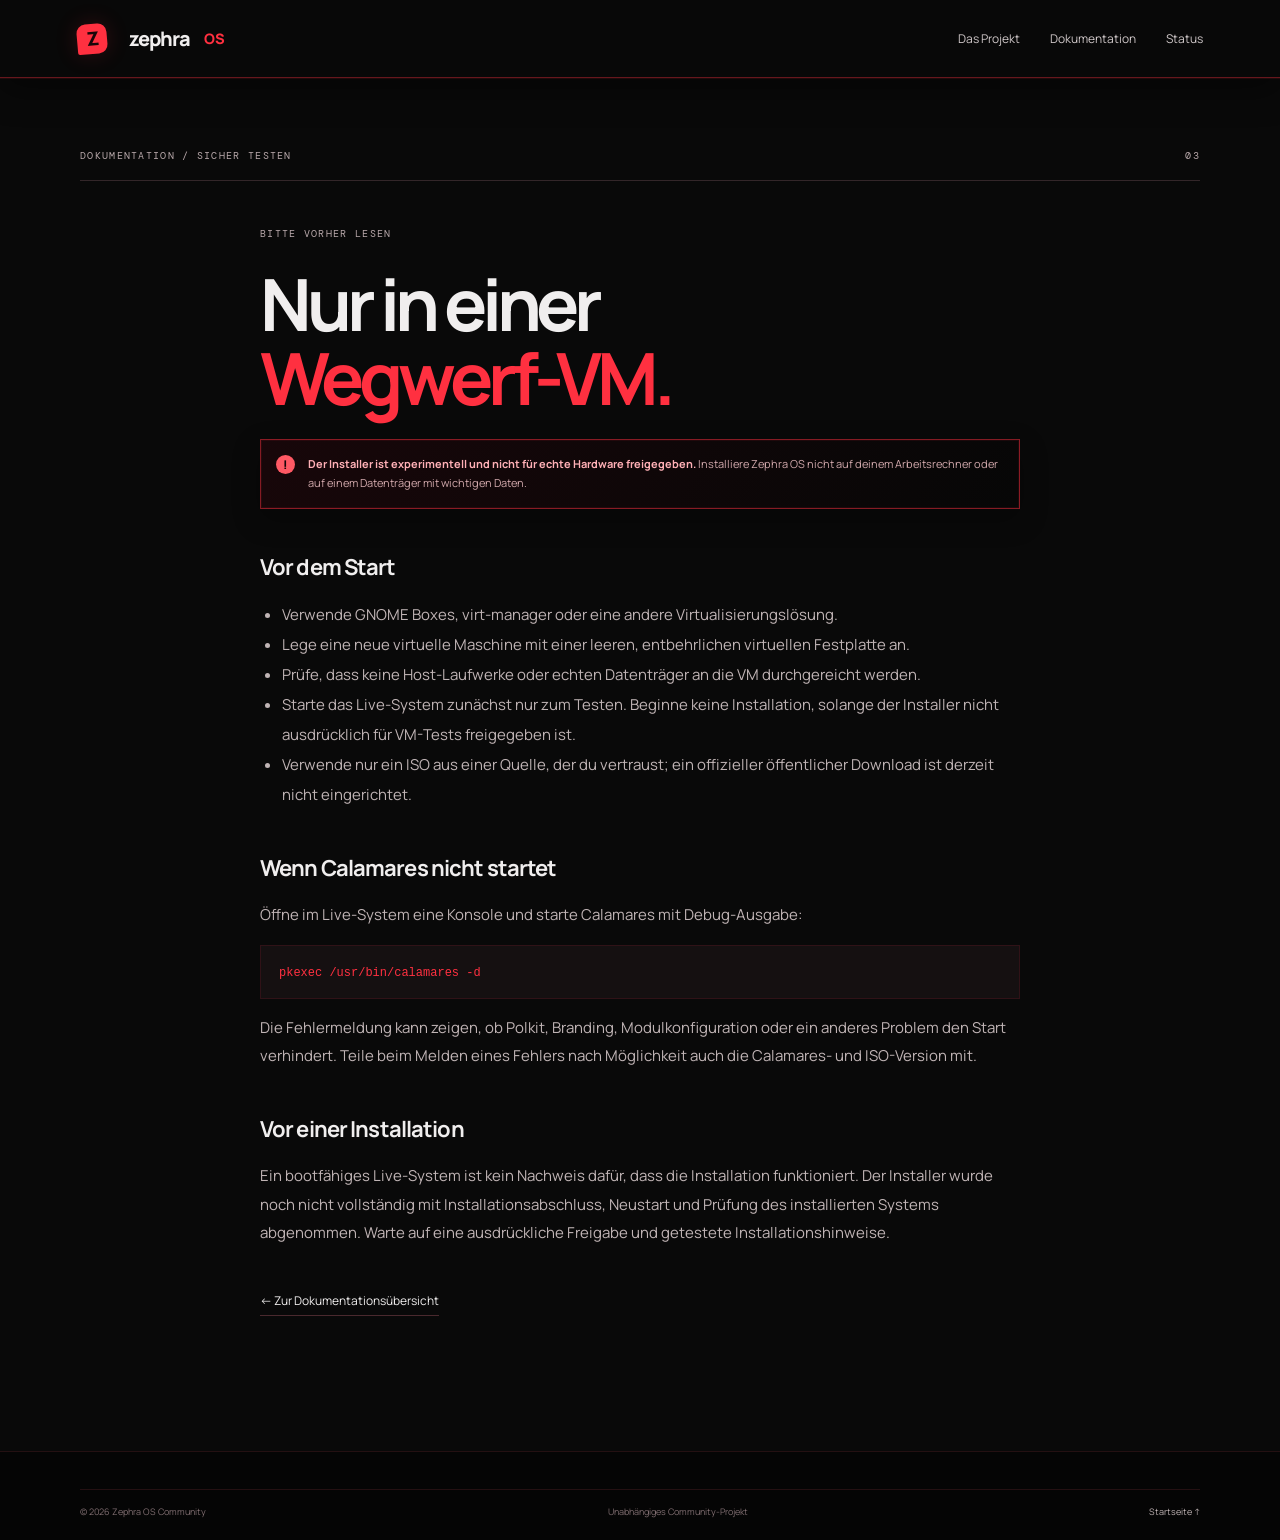
<file: website/docs/testing.html>
<!doctype html>
<html lang="de"><head><meta charset="utf-8"/><meta name="viewport" content="width=device-width, initial-scale=1"/><meta name="description" content="Sicherheitshinweise für das Testen des experimentellen Zephra OS Live-Systems in einer Wegwerf-VM."/><meta name="theme-color" content="#090909"/><title>Sicher testen — Zephra OS</title><link rel="canonical" href="https://zephtor.org/docs/testing.html"/><link rel="icon" href="../assets/favicon.svg?v=2" type="image/svg+xml"/><link rel="preconnect" href="https://fonts.googleapis.com"/><link rel="preconnect" href="https://fonts.gstatic.com" crossorigin/><link href="https://fonts.googleapis.com/css2?family=DM+Mono:wght@400;500&family=Manrope:wght@400;500;600;700;800&display=swap" rel="stylesheet"/><link rel="stylesheet" href="../styles.css"/><script src="../script.js" defer></script></head>
<body><a class="skip-link" href="#main">Zum Inhalt springen</a><header class="site-header"><a class="brand" href="../"><span class="brand-mark" aria-hidden="true">Z</span><span></span>zephra<span class="brand-os">OS</span></span></a><button class="menu-toggle" type="button" aria-expanded="false" aria-controls="site-nav" aria-label="Menü öffnen"><span></span><span></span><span></span></button><nav class="site-nav" id="site-nav" aria-label="Hauptnavigation"><a href="../#vision">Das Projekt</a><a href="./">Dokumentation</a><a href="../#status">Status</a></nav></header>
<main class="section-wrap doc-page" id="main"><div class="section-kicker"><span>DOKUMENTATION / SICHER TESTEN</span><span>03</span></div><article class="doc-article"><p class="eyebrow">BITTE VORHER LESEN</p><h1>Nur in einer<br/><span class="accent-text">Wegwerf-VM.</span></h1><div class="safety-note"><span aria-hidden="true">!</span><p><strong>Der Installer ist experimentell und nicht für echte Hardware freigegeben.</strong> Installiere Zephra OS nicht auf deinem Arbeitsrechner oder auf einem Datenträger mit wichtigen Daten.</p></div><h2>Vor dem Start</h2><ul><li>Verwende GNOME Boxes, virt-manager oder eine andere Virtualisierungslösung.</li><li>Lege eine neue virtuelle Maschine mit einer leeren, entbehrlichen virtuellen Festplatte an.</li><li>Prüfe, dass keine Host-Laufwerke oder echten Datenträger an die VM durchgereicht werden.</li><li>Starte das Live-System zunächst nur zum Testen. Beginne keine Installation, solange der Installer nicht ausdrücklich für VM-Tests freigegeben ist.</li><li>Verwende nur ein ISO aus einer Quelle, der du vertraust; ein offizieller öffentlicher Download ist derzeit nicht eingerichtet.</li></ul><h2>Wenn Calamares nicht startet</h2><p>Öffne im Live-System eine Konsole und starte Calamares mit Debug-Ausgabe:</p><pre><code>pkexec /usr/bin/calamares -d</code></pre><p>Die Fehlermeldung kann zeigen, ob Polkit, Branding, Modulkonfiguration oder ein anderes Problem den Start verhindert. Teile beim Melden eines Fehlers nach Möglichkeit auch die Calamares- und ISO-Version mit.</p><h2>Vor einer Installation</h2><p>Ein bootfähiges Live-System ist kein Nachweis dafür, dass die Installation funktioniert. Der Installer wurde noch nicht vollständig mit Installationsabschluss, Neustart und Prüfung des installierten Systems abgenommen. Warte auf eine ausdrückliche Freigabe und getestete Installationshinweise.</p><p class="doc-back"><a class="text-link" href="./">← Zur Dokumentationsübersicht</a></p></article></main><footer class="site-footer"><div class="footer-bottom"><span>© <span id="year">2026</span> Zephra OS Community</span><span>Unabhängiges Community-Projekt</span><a href="../">Startseite ↑</a></div></footer></body></html>
</file>
<file: website/styles.css>
/* Zephra OS — responsive, static website styles. */
:root{color-scheme:dark;--bg:#090909;--panel:#141112;--text:#f0eeee;--muted:#b8a8aa;--line:#332629;--lime:#ff3040;--mint:#ff5964;--orange:#ff8a8a;--font:'Manrope',system-ui,sans-serif;--mono:'DM Mono',monospace}*{box-sizing:border-box}html{scroll-behavior:smooth;scroll-padding-top:90px}body{margin:0;background:var(--bg);color:var(--text);font-family:var(--font);font-size:15px;line-height:1.65;-webkit-font-smoothing:antialiased}a{color:inherit;text-decoration:none}button{font:inherit}a:focus-visible,button:focus-visible,summary:focus-visible{outline:2px solid var(--lime);outline-offset:4px}.skip-link{position:absolute;left:12px;top:-60px;z-index:20;background:var(--lime);color:#111;padding:10px 16px}.skip-link:focus{top:12px}.sr-only{position:absolute;width:1px;height:1px;padding:0;margin:-1px;overflow:hidden;clip:rect(0,0,0,0);white-space:nowrap;border:0}.site-header{height:78px;padding:0 clamp(22px,6vw,100px);display:flex;align-items:center;justify-content:space-between;border-bottom:1px solid rgba(255,48,64,.12);position:relative;z-index:10;background:rgba(9,9,9,.96)}.brand{display:inline-flex;align-items:center;gap:11px;font-size:20px;font-weight:800;letter-spacing:-1px}.brand-mark{width:30px;height:30px;display:grid;place-items:center;background:var(--lime);color:#190609;border-radius:9px 9px 9px 2px;font-weight:800;font-size:19px;transform:rotate(-5deg)}.brand-os{color:var(--lime);font-size:.72em;margin-left:3px;letter-spacing:.04em}.site-nav{display:flex;align-items:center;gap:30px;color:#d0c8c9;font-size:12px}.site-nav>a:not(.nav-cta):hover,.footer-links a:hover{color:var(--lime)}.nav-cta{border:1px solid #3b2428;border-radius:5px;padding:9px 15px;color:var(--text)}.nav-cta span{color:var(--lime);margin-left:8px}.menu-toggle{display:none}.section-wrap{width:min(1120px,calc(100% - 48px));margin-inline:auto}.hero{min-height:610px;padding:102px 0 70px;position:relative;display:grid;grid-template-columns:1.02fr .98fr;align-items:center;overflow:hidden}.hero-copy{position:relative;z-index:2}.eyebrow,.section-kicker{font-family:var(--mono);font-size:10px;letter-spacing:.13em;color:var(--muted);text-transform:uppercase}.eyebrow{display:flex;align-items:center;gap:10px;margin:0 0 25px}.live-dot,.badge-dot{display:inline-block;width:7px;height:7px;border-radius:50%;background:var(--lime);box-shadow:0 0 12px #ff304077}.hero h1{font-size:clamp(54px,7vw,88px);line-height:.99;letter-spacing:-.075em;margin:0 0 25px;font-weight:700}.hero h1 span,.accent-text{color:var(--lime)}.hero-lead{font-size:16px;line-height:1.8;max-width:490px;color:#d0c8c9;margin:0}.hero-actions{display:flex;align-items:center;gap:20px;margin-top:31px}.button{display:inline-flex;align-items:center;gap:21px;padding:13px 18px;border-radius:4px;font-size:12px;font-weight:700;transition:transform .2s,background .2s}.button:hover{transform:translateY(-2px)}.button-primary{background:var(--lime);color:#190609}.button-primary span{font-size:17px}.button-quiet{color:#e0d8d9;padding-inline:4px}.hero-note{margin-top:28px;font-size:11px;color:#a89598}.hero-note span{color:var(--orange);padding-right:7px}.hero-art{height:410px;position:relative;display:grid;place-items:center;isolation:isolate}.hero-art:before{content:"";position:absolute;inset:17% 8%;z-index:-1;background:radial-gradient(ellipse at center,#ff304019,transparent 66%)}.orbit{position:absolute;border:1px solid rgba(255,48,64,.20);border-radius:50%;transform:rotate(-25deg)}.orbit-one{width:350px;height:170px}.orbit-two{width:410px;height:220px;transform:rotate(29deg)}.orbit-three{width:280px;height:280px;border-style:dashed;opacity:.55}.planet{width:170px;height:170px;position:relative;border-radius:50%;display:grid;place-items:center;background:radial-gradient(circle at 35% 26%,#ff8992 0,#ff3040 23%,#b71627 65%,#420c13 100%);box-shadow:0 0 80px #ff30403030,inset -16px -20px 35px #26070c80,inset 10px 9px 20px #fff4}.planet:before,.planet:after{content:"";position:absolute;border-radius:50%;background:#5a101b;opacity:.45;filter:blur(1px)}.planet:before{width:44px;height:21px;left:26px;top:48px;transform:rotate(-30deg)}.planet:after{width:27px;height:16px;right:31px;bottom:39px}.planet-core{font-size:66px;line-height:1;font-weight:800;letter-spacing:-.1em;color:#170609;text-shadow:0 1px #fff4;transform:rotate(-8deg);z-index:1}.planet-glint{position:absolute;left:34px;top:22px;width:28px;height:12px;background:#fff9;border-radius:100%;filter:blur(7px);transform:rotate(-36deg)}.star{position:absolute;color:var(--lime)}.star-a{top:18%;right:22%;font-size:23px}.star-b{bottom:19%;left:13%;font-size:17px;color:var(--mint)}.star-c{top:27%;left:15%;font-size:45px;color:#ff8a8a}.art-label{position:absolute;font-family:var(--mono);font-size:9px;letter-spacing:.11em;color:#b8a8aa}.art-label span{color:var(--lime);padding-left:7px}.label-top{top:17%;left:7%}.label-bottom{bottom:17%;right:7%}.hero-index{position:absolute;bottom:23px;left:0;display:flex;align-items:center;gap:13px;color:#9b777b;font:9px var(--mono);letter-spacing:.12em}.hero-index>span:first-child{color:var(--lime)}.index-line{width:36px;height:1px;background:#48252a}.ticker{overflow:hidden;border-block:1px solid var(--line);background:#100b0c}.ticker-track{display:flex;align-items:center;justify-content:space-around;gap:40px;min-width:780px;padding:15px;color:#c0b4b5;font:10px var(--mono);letter-spacing:.16em}.ticker i{font-style:normal;color:var(--lime);font-size:15px}.vision-section{padding-top:104px;padding-bottom:105px}.section-kicker{display:flex;justify-content:space-between;border-bottom:1px solid var(--line);padding-bottom:15px}.vision-grid{display:grid;grid-template-columns:1fr .8fr;gap:8%;align-items:end;padding:43px 0 58px}.vision-grid h2,.status-heading h2,.docs-cta h2,.faq-preview-grid h2{font-size:clamp(39px,5vw,61px);letter-spacing:-.065em;line-height:1.06;margin:0;font-weight:600}.vision-grid h2 em,.status-heading h2 em,.docs-cta h2 em,.faq-preview-grid h2 em{color:var(--lime);font-style:normal}.vision-copy p{color:#c8bfc0;font-size:14px;line-height:1.85;margin:0 0 19px;max-width:470px}.text-link{display:inline-block;font-size:12px;color:var(--text);border-bottom:1px solid #4a292e;padding-bottom:5px}.text-link span{color:var(--lime);padding-left:10px}.feature-grid{display:grid;grid-template-columns:repeat(3,1fr);gap:14px}.feature-card{min-height:235px;padding:23px 22px 20px;border:1px solid #261012;background:linear-gradient(145deg,#191214,#100b0c);position:relative}.feature-number{font:10px var(--mono);color:#a89598}.feature-icon{height:48px;display:flex;align-items:center;font-size:31px;color:var(--lime);margin-top:15px}.icon-window{color:#ff5964}.icon-crosshair{color:#ff3040}.icon-pulse{color:#ff5964}.feature-card h3{font-size:15px;margin:10px 0 8px;letter-spacing:-.03em}.feature-card p{font-size:11px;color:#b8a8aa;line-height:1.8;margin:0 0 28px}.card-tag{font:8px var(--mono);color:#a89598;letter-spacing:.12em}.status-section{background:#151011;border-block:1px solid #241012;padding:78px 0 82px}.status-inner .section-kicker{border-color:#2a1115}.status-heading{display:flex;justify-content:space-between;align-items:end;padding:43px 0 33px}.status-heading>div:first-child>p,.docs-cta>div>p{max-width:435px;color:#c0b4b5;font-size:13px;line-height:1.8;margin:16px 0 0}.status-badge{font:9px var(--mono);letter-spacing:.12em;color:#c8bfc0;border:1px solid #3a2024;padding:13px 15px;line-height:2}.status-badge .badge-dot{margin-right:7px;width:6px;height:6px}.status-badge strong{font-weight:400;color:var(--lime);letter-spacing:.04em}.status-list{border-top:1px solid #301217}.status-row{display:grid;grid-template-columns:38px 1fr auto;align-items:center;gap:15px;padding:19px 7px;border-bottom:1px solid #301217}.status-symbol{font-size:16px}.status-symbol.done{color:var(--mint)}.status-symbol.progress{color:var(--orange)}.status-symbol.todo{color:#77817a}.status-row h3{font-size:13px;margin:0 0 3px}.status-row p{font-size:11px;color:#ad999c;margin:0}.status-label{font:8px var(--mono);letter-spacing:.08em;color:var(--mint);text-align:right}.status-warn{color:var(--orange)}.status-muted{color:#a89598}.safety-note{display:flex;gap:13px;align-items:flex-start;margin-top:22px;padding:15px;background:#241012;border:1px solid #603039;color:#d2a9ac}.safety-note>span{display:grid;place-items:center;flex:0 0 19px;height:19px;border-radius:50%;background:#ff5964;color:#170609;font-weight:800;font-size:12px}.safety-note p{font-size:11px;line-height:1.7;margin:0}.safety-note strong{color:#ffb0b6}.safety-note a{color:#ffb0b6;text-decoration:underline;text-underline-offset:3px}.status-link{margin-top:22px}.docs-section{padding-top:95px;padding-bottom:100px}.docs-cta{display:flex;justify-content:space-between;align-items:center;padding-top:42px;gap:35px}.cta-actions{display:flex;align-items:center;gap:20px;flex-wrap:wrap;justify-content:flex-end;flex-shrink:0}.faq-preview{background:#100b0c;border-block:1px solid #241012;padding:76px 0 82px}.faq-preview-grid{display:grid;grid-template-columns:.8fr 1.2fr;gap:9%;padding-top:40px}.faq-preview-grid>div{display:grid;gap:0}.faq-preview details,.faq-list details{border-bottom:1px solid #301217;padding:16px 0}.faq-preview details:first-child,.faq-list details:first-child{border-top:1px solid #301217}.faq-preview summary,.faq-list summary{cursor:pointer;list-style:none;font-size:13px;font-weight:600;position:relative;padding-right:28px}.faq-preview summary::-webkit-details-marker,.faq-list summary::-webkit-details-marker{display:none}.faq-preview summary:after,.faq-list summary:after{content:'+';position:absolute;right:4px;top:-3px;color:var(--lime);font:20px var(--mono)}.faq-preview details[open] summary:after,.faq-list details[open] summary:after{content:'−'}.faq-preview details p,.faq-list details p{font-size:12px;line-height:1.85;color:#b8a8aa;margin:12px 25px 0 0}.faq-preview .text-link{justify-self:start;margin-top:23px}.site-footer{padding:37px clamp(24px,6vw,100px) 20px;background:#050505;border-top:1px solid #241012}.footer-main{max-width:1120px;margin:0 auto 32px;display:grid;grid-template-columns:1fr 1.2fr 1.5fr;align-items:center;gap:24px}.footer-main>p{font-size:11px;line-height:1.8;color:#a78f92}.footer-links{display:flex;justify-content:flex-end;gap:16px;flex-wrap:wrap;font-size:10px;color:#c0b4b5}.footer-bottom{max-width:1120px;margin:auto;border-top:1px solid #241012;padding-top:15px;display:flex;justify-content:space-between;gap:15px;color:#806e71;font-size:9px}.footer-bottom a{color:#c0b4b5}.doc-page{padding-top:70px;padding-bottom:90px}.doc-intro{max-width:760px;padding:48px 0 42px}.doc-intro h1,.doc-article h1{font-size:clamp(44px,7vw,72px);line-height:1.03;letter-spacing:-.07em;margin:0 0 24px}.doc-lead{max-width:680px;color:#c8bfc0;font-size:15px;line-height:1.9;margin:0}.doc-card-grid{display:grid;grid-template-columns:repeat(2,1fr);gap:14px}.doc-card{min-height:220px;padding:23px;border:1px solid #261012;background:linear-gradient(145deg,#191214,#100b0c);display:flex;flex-direction:column;align-items:flex-start;transition:border-color .2s,transform .2s}.doc-card:hover{border-color:#a51e2c;transform:translateY(-2px)}.doc-card-icon{font-size:27px;color:var(--lime);margin:18px 0 3px}.doc-card-warning .doc-card-icon{color:var(--orange)}.doc-card h2{font-size:19px;letter-spacing:-.04em;margin:4px 0 5px}.doc-card p{font-size:12px;color:#b8a8aa;line-height:1.8;margin:0 0 18px}.doc-card .card-tag{margin-top:auto}.doc-article{max-width:760px;margin:45px auto}.doc-article>h2{font-size:22px;letter-spacing:-.04em;margin:40px 0 12px}.doc-article>p:not(.eyebrow):not(.doc-lead):not(.doc-back){color:#c0b4b5;line-height:1.9}.doc-article ul{padding-left:22px;color:#c0b4b5;line-height:2}.doc-article pre{overflow:auto;background:#151011;border:1px solid #301217;padding:18px;color:var(--lime);font:12px var(--mono)}.doc-back{margin-top:40px}.faq-list{margin:32px 0}.faq-list details{padding:19px 0}.faq-list summary{font-size:14px}.faq-list details p{font-size:13px}.doc-article .safety-note p{margin:0;color:#d2a9ac}.doc-article .safety-note strong{color:#ffb0b6}
@media(max-width:850px){.site-nav{gap:17px;font-size:11px}.footer-main{grid-template-columns:1fr 1fr}.footer-links{grid-column:1/-1;justify-content:flex-start}.hero{grid-template-columns:1fr 1fr}.hero h1{font-size:clamp(52px,7vw,72px)}}
@media(max-width:700px){html{scroll-padding-top:75px}.site-header{height:68px;padding-inline:22px}.menu-toggle{display:flex;width:38px;height:38px;border:1px solid #342024;border-radius:4px;background:none;flex-direction:column;align-items:center;justify-content:center;gap:5px;color:var(--text)}.menu-toggle>span{width:16px;height:1px;background:#e0d8d9}.site-nav{display:none;position:absolute;top:67px;left:0;right:0;background:#100b0c;padding:20px 24px 24px;align-items:stretch;flex-direction:column;gap:18px;border-bottom:1px solid #301217;font-size:13px}.site-nav.open{display:flex}.nav-cta{align-self:flex-start}.section-wrap{width:calc(100% - 42px)}.hero{padding-top:73px;min-height:auto;grid-template-columns:1fr;gap:12px}.hero h1{font-size:clamp(55px,14vw,78px)}.hero-lead{font-size:14px}.hero-art{height:330px;grid-row:2}.hero-index{bottom:15px}.orbit-one{width:280px;height:135px}.orbit-two{width:330px;height:180px}.orbit-three{width:240px;height:240px}.planet{width:135px;height:135px}.planet-core{font-size:55px}.art-label{font-size:8px}.vision-section{padding-top:70px;padding-bottom:72px}.section-kicker{font-size:8px;letter-spacing:.08em;gap:15px}.vision-grid{grid-template-columns:1fr;gap:22px;padding:32px 0 38px}.vision-grid h2,.status-heading h2,.docs-cta h2,.faq-preview-grid h2{font-size:45px}.feature-grid{grid-template-columns:1fr}.feature-card{min-height:0}.feature-card p{max-width:440px}.status-section{padding:64px 0}.status-heading{align-items:flex-start;gap:22px;flex-direction:column;padding:32px 0}.status-badge{align-self:flex-start}.status-row{grid-template-columns:25px 1fr;gap:10px}.status-label{grid-column:2;text-align:left;margin-top:2px}.docs-section{padding-top:68px;padding-bottom:72px}.docs-cta{align-items:flex-start;flex-direction:column;gap:25px;padding-top:32px}.cta-actions{justify-content:flex-start}.faq-preview{padding:64px 0}.faq-preview-grid{grid-template-columns:1fr;gap:24px;padding-top:32px}.footer-main{grid-template-columns:1fr;gap:12px}.footer-links{grid-column:auto;justify-content:flex-start;flex-wrap:wrap}.footer-bottom{flex-direction:column;gap:8px}.ticker-track{justify-content:flex-start;gap:25px}.hero-actions{gap:12px;flex-wrap:wrap}.doc-page{padding-top:52px;padding-bottom:65px}.doc-intro{padding:35px 0}.doc-card-grid{grid-template-columns:1fr}.doc-card{min-height:190px}.doc-article{margin:35px auto}.doc-article h1{font-size:clamp(43px,12vw,65px)}}
@media(prefers-reduced-motion:reduce){*,*::before,*::after{scroll-behavior:auto!important;transition:none!important}}


/* Motion and responsive polish */
:root{--ease-out:cubic-bezier(.2,.75,.25,1);--ease-spring:cubic-bezier(.2,.8,.2,1)}
html{scroll-behavior:smooth}
.site-header{position:sticky;top:0;backdrop-filter:blur(14px);-webkit-backdrop-filter:blur(14px);transition:background .25s,border-color .25s}
.brand-mark{box-shadow:0 0 22px #ff30402b;transition:transform .35s var(--ease-spring),box-shadow .35s}
.brand:hover .brand-mark{transform:rotate(5deg) scale(1.08);box-shadow:0 0 30px #ff304066}
.hero{isolation:isolate}
.hero:before{content:"";position:absolute;z-index:-1;width:min(65vw,760px);aspect-ratio:1;right:-15%;top:-26%;border-radius:50%;background:radial-gradient(circle,#ff304012 0,transparent 68%);pointer-events:none;animation:glow-drift 10s ease-in-out infinite alternate}
.hero h1 span{ text-shadow:0 0 38px #ff30402b }
.button-primary{box-shadow:0 0 0 0 #ff304040;transition:transform .22s var(--ease-out),box-shadow .25s,background .25s}
.button-primary:hover{box-shadow:0 8px 28px #ff304033;transform:translateY(-3px)}
.button-quiet,.text-link,.site-nav a,.footer-links a{transition:color .2s,border-color .2s,transform .2s}
.text-link:hover{color:var(--lime);border-color:var(--lime)}
.hero-art:before{background:radial-gradient(ellipse at center,#ff30401c,transparent 68%);animation:glow-pulse 5s ease-in-out infinite}
.orbit-one{animation:orbit-tilt 18s ease-in-out infinite alternate}
.orbit-two{animation:orbit-tilt 23s ease-in-out infinite alternate-reverse}
.orbit-three{animation:orbit-spin 50s linear infinite}
.planet{background:radial-gradient(circle at 35% 26%,#ff9aa2 0,#ff3040 28%,#a51e2c 67%,#370b12 100%);box-shadow:0 0 85px #ff304044,inset -16px -20px 35px #26070c80,inset 10px 9px 20px #fff4;animation:planet-float 5s ease-in-out infinite}
.planet:before,.planet:after{background:#500d17}
.planet-core{color:#21080b}
.star{filter:drop-shadow(0 0 8px #ff304088);animation:star-twinkle 3s ease-in-out infinite alternate}
.star-b{animation-delay:.8s}.star-c{animation-delay:1.5s}
.feature-card,.doc-card{transition:transform .3s var(--ease-out),border-color .3s,background .3s,box-shadow .3s}
.feature-card:hover,.doc-card:hover{transform:translateY(-5px);border-color:#a51e2c;box-shadow:0 16px 40px #0008,0 0 24px #ff304012}
.feature-icon{transition:transform .3s var(--ease-spring),color .3s}
.feature-card:hover .feature-icon{transform:translateY(-4px) scale(1.08);color:#ff5964}
.status-row{transition:background .2s,padding .2s}
.status-row:hover{background:#ff304008;padding-inline:12px}
.status-badge{transition:border-color .25s,box-shadow .25s}.status-badge:hover{border-color:#a51e2c;box-shadow:0 0 22px #ff304018}
.safety-note{background:#1c0d0f;border-color:#542027}
.faq-preview details,.faq-list details{transition:border-color .2s}
.faq-preview details[open],.faq-list details[open]{border-color:#7a1621}
.faq-preview summary:after,.faq-list summary:after{transition:transform .2s,color .2s}
.faq-preview details[open] summary:after,.faq-list details[open] summary:after{transform:rotate(180deg)}
.menu-toggle{cursor:pointer}.menu-toggle>span{transition:transform .2s,opacity .2s}
.menu-toggle[aria-expanded="true"]>span:first-child{transform:translateY(6px) rotate(45deg)}
.menu-toggle[aria-expanded="true"]>span:nth-child(2){opacity:0}
.menu-toggle[aria-expanded="true"]>span:last-child{transform:translateY(-6px) rotate(-45deg)}
[data-reveal]{opacity:0;transform:translateY(22px);transition:opacity .7s var(--ease-out),transform .7s var(--ease-out);transition-delay:var(--reveal-delay,0ms)}
[data-reveal].is-visible{opacity:1;transform:translateY(0)}
@keyframes planet-float{0%,100%{transform:translateY(0)}50%{transform:translateY(-10px)}}
@keyframes orbit-tilt{from{transform:rotate(-29deg) scale(.96)}to{transform:rotate(-20deg) scale(1.04)}}
@keyframes orbit-spin{to{transform:rotate(335deg)}}
@keyframes glow-pulse{0%,100%{opacity:.65;transform:scale(.96)}50%{opacity:1;transform:scale(1.05)}}
@keyframes glow-drift{from{transform:translate3d(-2%,0,0)}to{transform:translate3d(3%,5%,0)}}
@keyframes star-twinkle{from{opacity:.55;transform:scale(.88) rotate(-8deg)}to{opacity:1;transform:scale(1.12) rotate(8deg)}}
@media(max-width:850px){.site-header{padding-inline:clamp(22px,4vw,44px)}.hero{min-height:560px;padding-top:82px}.hero-art{transform:scale(.9)}.section-wrap{width:min(100% - 44px,760px)}.feature-grid{gap:10px}.feature-card{padding:19px 16px}.footer-bottom{flex-wrap:wrap}}
@media(max-width:700px){.site-header{padding-inline:20px}.site-nav{box-shadow:0 18px 30px #0008}.hero{padding:58px 0 66px;gap:0}.hero h1{font-size:clamp(48px,13vw,72px);overflow-wrap:anywhere}.hero-art{width:100%;height:290px;transform:none;overflow:hidden}.orbit-one{width:min(78vw,300px);height:140px}.orbit-two{width:min(90vw,340px);height:180px}.orbit-three{width:min(68vw,250px);height:min(68vw,250px)}.planet{width:128px;height:128px}.planet-core{font-size:52px}.art-label{font-size:7px}.label-top{left:2%}.label-bottom{right:2%}.section-wrap{width:calc(100% - 40px)}.section-kicker{font-size:8px}.vision-grid h2,.status-heading h2,.docs-cta h2,.faq-preview-grid h2{font-size:clamp(36px,10vw,48px)}.feature-grid{grid-template-columns:1fr}.feature-card{padding:22px;min-height:0}.feature-icon{height:38px}.status-section,.faq-preview{padding-block:58px}.status-heading{padding-top:30px}.status-row:hover{padding-inline:7px}.docs-cta{padding-top:30px}.cta-actions{width:100%;gap:14px}.cta-actions .button-primary{justify-content:space-between}.footer-main{gap:8px}.footer-links{gap:12px 16px}.footer-bottom{font-size:9px}.doc-page{width:calc(100% - 40px)}.doc-card-grid{gap:10px}.doc-card{min-height:0;padding:20px}.safety-note{padding:13px}.hero:before{width:100vw;right:-45%;top:-10%}}
@media(max-width:380px){.hero h1{font-size:46px}.hero-actions{align-items:flex-start;flex-direction:column}.button-quiet{padding:8px 0}.section-kicker span:last-child{max-width:44%;text-align:right}.status-badge{font-size:8px}.hero-art{height:255px}}
@media(prefers-reduced-motion:reduce){html{scroll-behavior:auto}*,*::before,*::after{animation-duration:.01ms!important;animation-iteration-count:1!important;scroll-behavior:auto!important;transition-duration:.01ms!important}[data-reveal]{opacity:1;transform:none}}

/* Selective glass surfaces for depth without compromising contrast */
:root{--glass:rgba(10,10,10,.78);--glass-strong:rgba(8,8,8,.92);--glass-line:rgba(255,48,64,.5);--glass-shadow:0 18px 55px rgba(0,0,0,.34)}
@supports ((backdrop-filter:blur(1px)) or (-webkit-backdrop-filter:blur(1px))){
  .site-header{background:rgba(9,9,9,.72);backdrop-filter:blur(18px) saturate(135%);-webkit-backdrop-filter:blur(18px) saturate(135%)}
  .nav-cta,.status-badge{background:var(--glass);backdrop-filter:blur(12px);-webkit-backdrop-filter:blur(12px);border-color:var(--glass-line)}
  .feature-card,.doc-card{background:linear-gradient(145deg,rgba(35,18,21,.74),rgba(14,10,11,.68));backdrop-filter:blur(10px);-webkit-backdrop-filter:blur(10px);border-color:rgba(255,112,124,.14)}
  .feature-card:hover,.doc-card:hover{background:linear-gradient(145deg,rgba(54,20,26,.82),rgba(19,10,12,.8));border-color:rgba(255,80,96,.48)}
  .safety-note{background:linear-gradient(120deg,rgba(48,15,20,.8),rgba(25,12,14,.76));backdrop-filter:blur(10px);-webkit-backdrop-filter:blur(10px);border-color:rgba(255,89,100,.28)}
  .hero-art .planet{box-shadow:0 0 90px rgba(255,48,64,.3),inset -16px -20px 35px #26070c80,inset 10px 9px 20px #fff4}
}
.site-header{box-shadow:0 8px 30px rgba(0,0,0,.18)}
.nav-cta{transition:background .2s,border-color .2s,box-shadow .2s}
.nav-cta:hover{background:rgba(255,48,64,.12);border-color:rgba(255,89,100,.52);box-shadow:0 0 24px rgba(255,48,64,.12)}
.status-badge{box-shadow:inset 0 1px rgba(255,255,255,.035),0 10px 30px rgba(0,0,0,.18)}
.feature-card,.doc-card{box-shadow:inset 0 1px rgba(255,255,255,.035),0 12px 34px rgba(0,0,0,.16)}
@media(max-width:700px){
  .site-nav{background:rgba(16,11,12,.96);backdrop-filter:blur(18px);-webkit-backdrop-filter:blur(18px)}
  .feature-card,.doc-card{backdrop-filter:blur(7px);-webkit-backdrop-filter:blur(7px)}
}
@media(prefers-reduced-transparency:reduce){
  .site-header,.nav-cta,.status-badge,.feature-card,.doc-card,.safety-note,.site-nav{backdrop-filter:none;-webkit-backdrop-filter:none}
  .site-header{background:#090909}.nav-cta,.status-badge{background:#141112}.feature-card,.doc-card{background:#141112}.safety-note{background:#1c0d0f}
}

/* Red outer edge, deep black glass interior */
:root{--glass:rgba(8,8,8,.82);--glass-strong:rgba(5,5,5,.94);--glass-line:rgba(255,48,64,.58)}
.site-header{border-bottom-color:rgba(255,48,64,.38);box-shadow:0 1px 0 rgba(255,48,64,.1),0 12px 34px rgba(0,0,0,.42)}
.nav-cta,.status-badge{border-color:rgba(255,48,64,.52);box-shadow:inset 0 0 0 1px rgba(255,48,64,.08),0 0 22px rgba(255,48,64,.08)}
.feature-card,.doc-card{border-color:rgba(255,48,64,.42);background:linear-gradient(145deg,rgba(15,9,10,.9),rgba(4,4,4,.92));box-shadow:inset 0 1px rgba(255,255,255,.035),0 10px 34px rgba(0,0,0,.34)}
.feature-card:hover,.doc-card:hover{border-color:rgba(255,48,64,.82);background:linear-gradient(145deg,rgba(25,8,11,.94),rgba(5,5,5,.96));box-shadow:inset 0 0 0 1px rgba(255,48,64,.16),0 16px 42px rgba(0,0,0,.48),0 0 26px rgba(255,48,64,.13)}
.safety-note{border-color:rgba(255,48,64,.5);background:linear-gradient(120deg,rgba(25,7,10,.94),rgba(7,7,7,.94));box-shadow:inset 0 0 0 1px rgba(255,48,64,.08),0 10px 28px rgba(0,0,0,.3)}
@media(prefers-reduced-transparency:reduce){.feature-card,.doc-card{background:#080808;border-color:#a51e2c}.safety-note{background:#080808;border-color:#a51e2c}}
</file>
